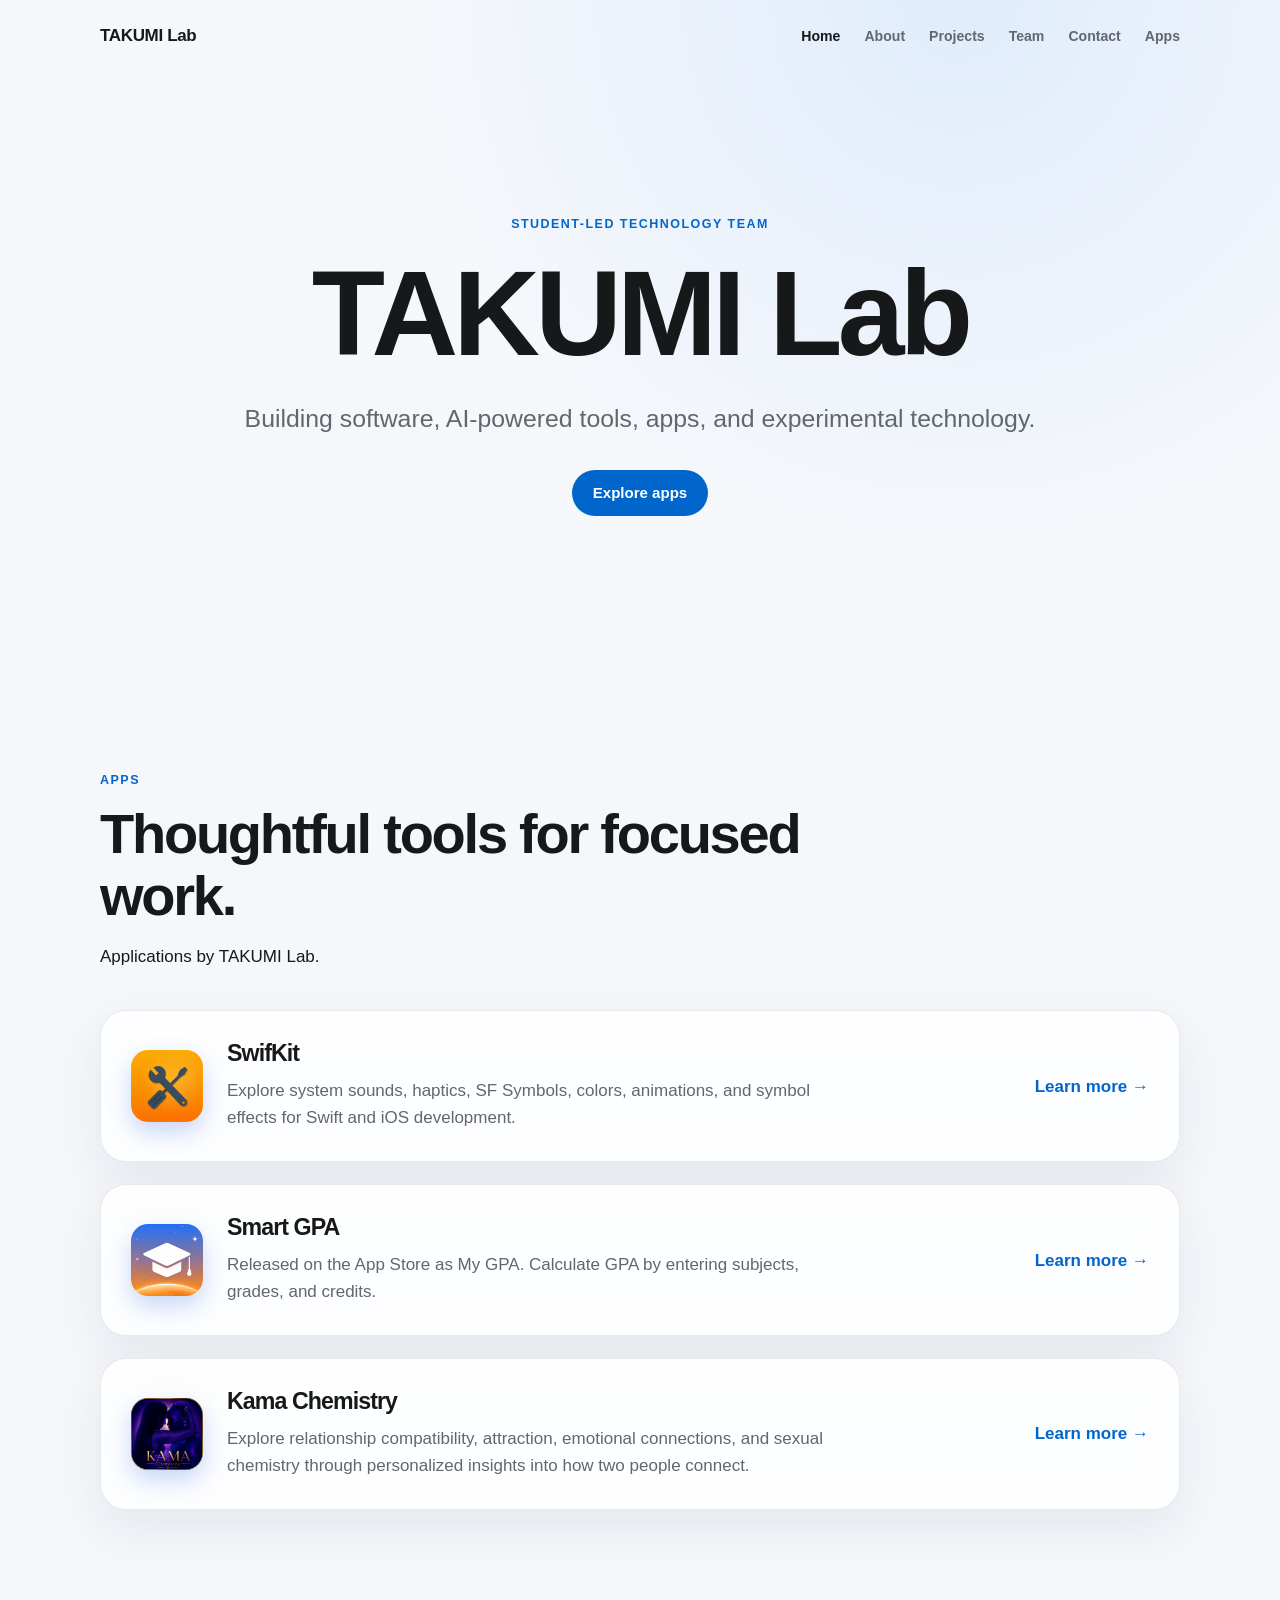
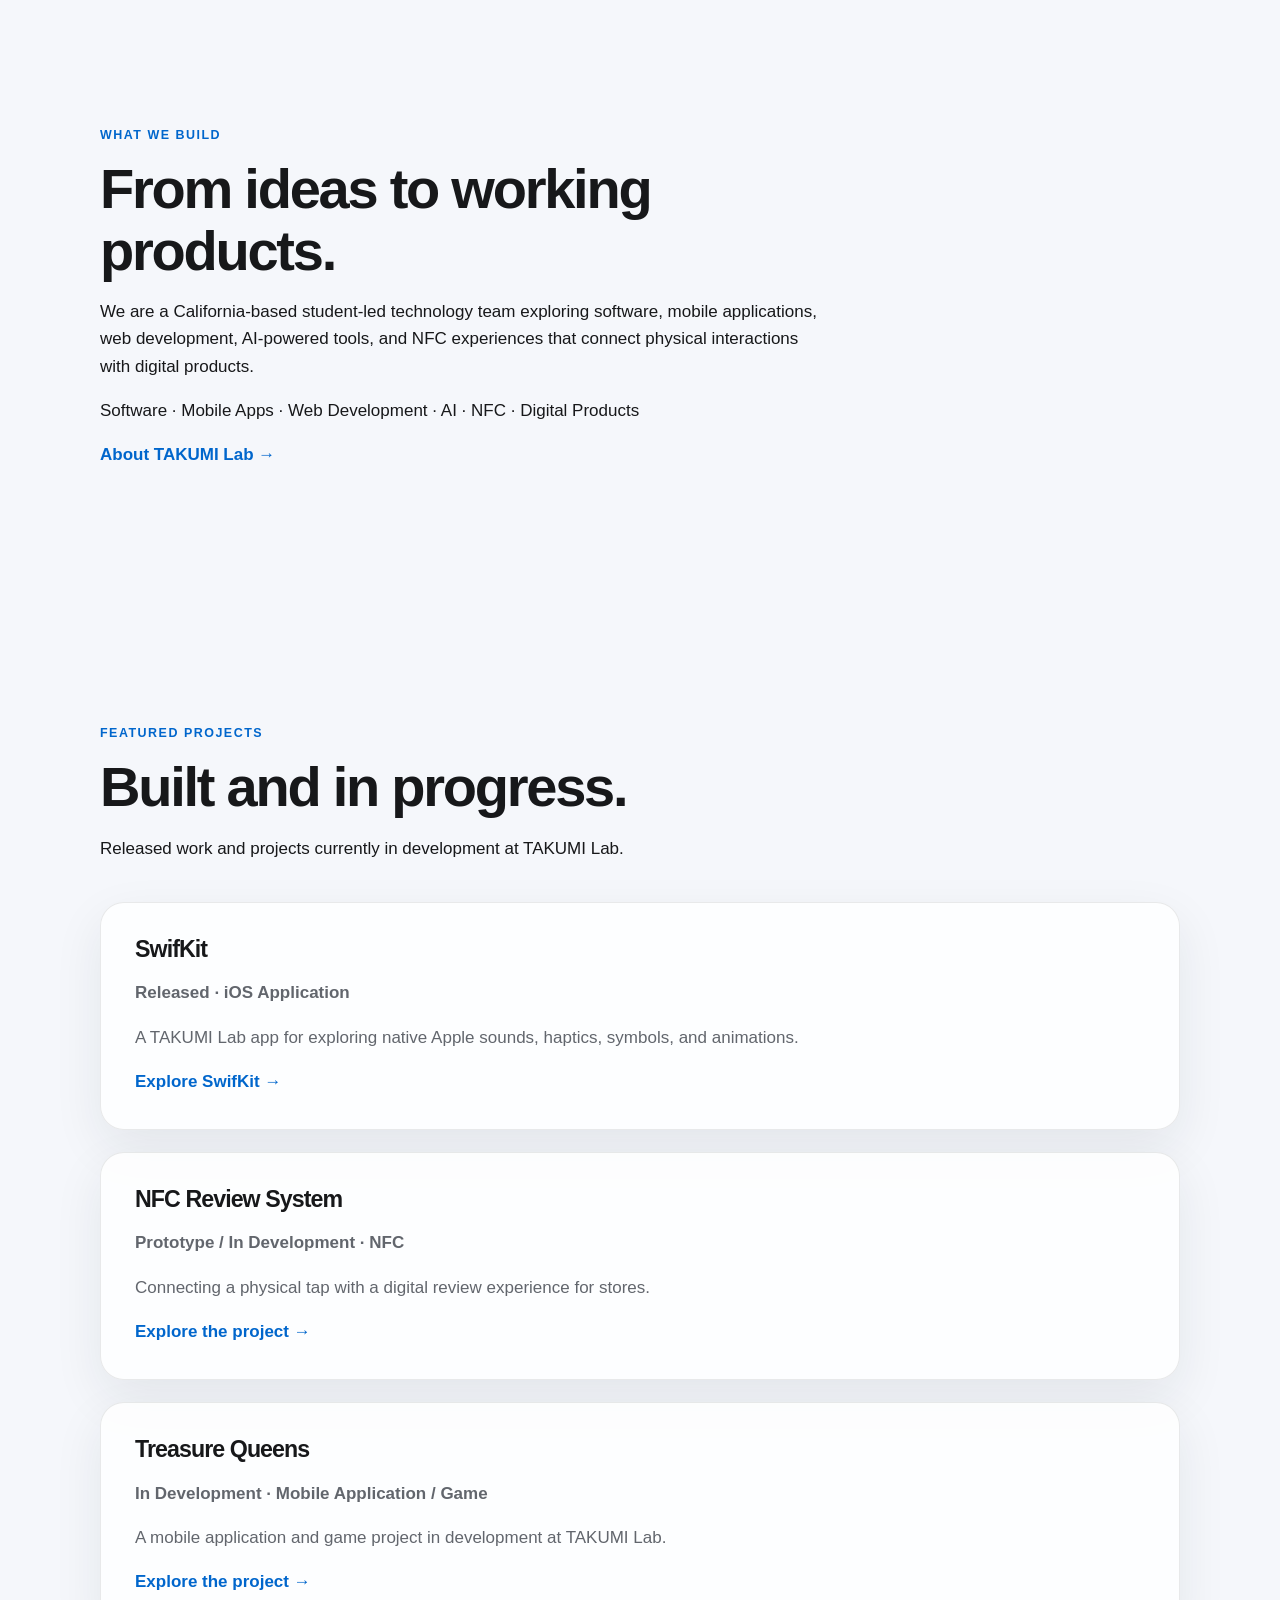
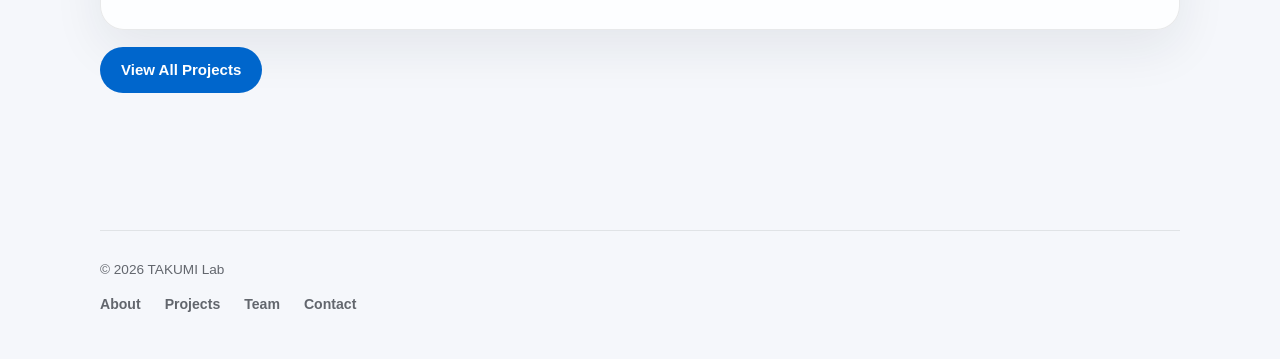
<file: index.html>
<!doctype html>
<html lang="en">
  <head>
    <meta charset="utf-8">
    <meta name="viewport" content="width=device-width, initial-scale=1">
    <meta name="description" content="TAKUMI Lab is a California-based student-led technology team building software, AI tools, mobile applications, web products, and experimental digital technology.">
    <title>TAKUMI Lab</title>
    <link rel="icon" href="data:,">
    <link rel="stylesheet" href="styles.css">
    <script src="components/navigation.js" defer></script>
  </head>
  <body>
    <header class="site-header">
      <a class="brand" href="index.html" aria-label="TAKUMI Lab home">TAKUMI Lab</a>
      <nav aria-label="Primary navigation" data-navigation="primary">
        <a href="index.html">Home</a>
      </nav>
    </header>

    <main>
      <section class="hero">
        <div class="hero-content">
          <p class="eyebrow">Student-led technology team</p>
          <h1>TAKUMI Lab</h1>
          <p class="hero-copy">Building software, AI-powered tools, apps, and experimental technology.</p>
          <a class="button" href="#apps">Explore apps</a>
        </div>
      </section>

      <section class="section" id="apps">
        <div class="section-heading">
          <p class="eyebrow">Apps</p>
          <h2>Thoughtful tools for focused work.</h2>
          <p>Applications by TAKUMI Lab.</p>
        </div>

        <!-- APP_REGISTRY:home-apps:START -->
        <article class="app-card">
          <img class="app-icon" src="swifkit-icon.png" alt="SwifKit app icon" width="72" height="72">
          <div class="app-details">
            <h3>SwifKit</h3>
            <p>Explore system sounds, haptics, SF Symbols, colors, animations, and symbol effects for Swift and iOS development.</p>
          </div>
          <a class="text-link" href="swifkit/index.html">Learn more <span aria-hidden="true">→</span></a>
        </article>

        <article class="app-card">
          <img class="app-icon" src="smart-gpa-icon.jpg" alt="Smart GPA app icon" width="72" height="72">
          <div class="app-details">
            <h3>Smart GPA</h3>
            <p>Released on the App Store as My GPA. Calculate GPA by entering subjects, grades, and credits.</p>
          </div>
          <a class="text-link" href="smart-gpa/index.html">Learn more <span aria-hidden="true">→</span></a>
        </article>

        <article class="app-card">
          <img class="app-icon" src="kama-chemistry-icon.png" alt="Kama Chemistry app icon" width="72" height="72">
          <div class="app-details">
            <h3>Kama Chemistry</h3>
            <p>Explore relationship compatibility, attraction, emotional connections, and sexual chemistry through personalized insights into how two people connect.</p>
          </div>
          <a class="text-link" href="kama-chemistry/index.html">Learn more <span aria-hidden="true">→</span></a>
        </article>
        <!-- APP_REGISTRY:home-apps:END -->
      </section>
      <section class="section" aria-labelledby="build-title">
        <div class="section-heading">
          <p class="eyebrow">What We Build</p>
          <h2 id="build-title">From ideas to working products.</h2>
          <p>We are a California-based student-led technology team exploring software, mobile applications, web development, AI-powered tools, and NFC experiences that connect physical interactions with digital products.</p>
          <p>Software · Mobile Apps · Web Development · AI · NFC · Digital Products</p>
          <a class="text-link" href="about.html">About TAKUMI Lab →</a>
        </div>
      </section>
      <section class="section" aria-labelledby="featured-title">
        <div class="section-heading">
          <p class="eyebrow">Featured Projects</p>
          <h2 id="featured-title">Built and in progress.</h2>
          <p>Released work and projects currently in development at TAKUMI Lab.</p>
        </div>
        <!-- APP_REGISTRY:home-featured:START -->
        <section class="content-card">
          <h3>SwifKit</h3>
          <p><strong>Released · iOS Application</strong></p>
          <p>A TAKUMI Lab app for exploring native Apple sounds, haptics, symbols, and animations.</p>
          <p><a class="text-link" href="swifkit/index.html">Explore SwifKit →</a></p>
        </section>
        <!-- APP_REGISTRY:home-featured:END -->
        <section class="content-card">
          <h3>NFC Review System</h3>
          <p><strong>Prototype / In Development · NFC</strong></p>
          <p>Connecting a physical tap with a digital review experience for stores.</p>
          <p><a class="text-link" href="projects.html#nfc-review-system">Explore the project →</a></p>
        </section>
        <section class="content-card">
          <h3>Treasure Queens</h3>
          <p><strong>In Development · Mobile Application / Game</strong></p>
          <p>A mobile application and game project in development at TAKUMI Lab.</p>
          <p><a class="text-link" href="projects.html#treasure-queens">Explore the project →</a></p>
        </section>
        <p><a class="button" href="projects.html">View All Projects</a></p>
      </section>
    </main>

    <footer>
      <p>© 2026 TAKUMI Lab</p>
      <nav aria-label="Footer navigation" data-navigation="footer">
        <a href="index.html">Home</a>
      </nav>
      <!-- TODO: Add verified TAKUMI Lab GitHub, LinkedIn, and Instagram profile URLs. -->
    </footer>
  </body>
</html>
</file>
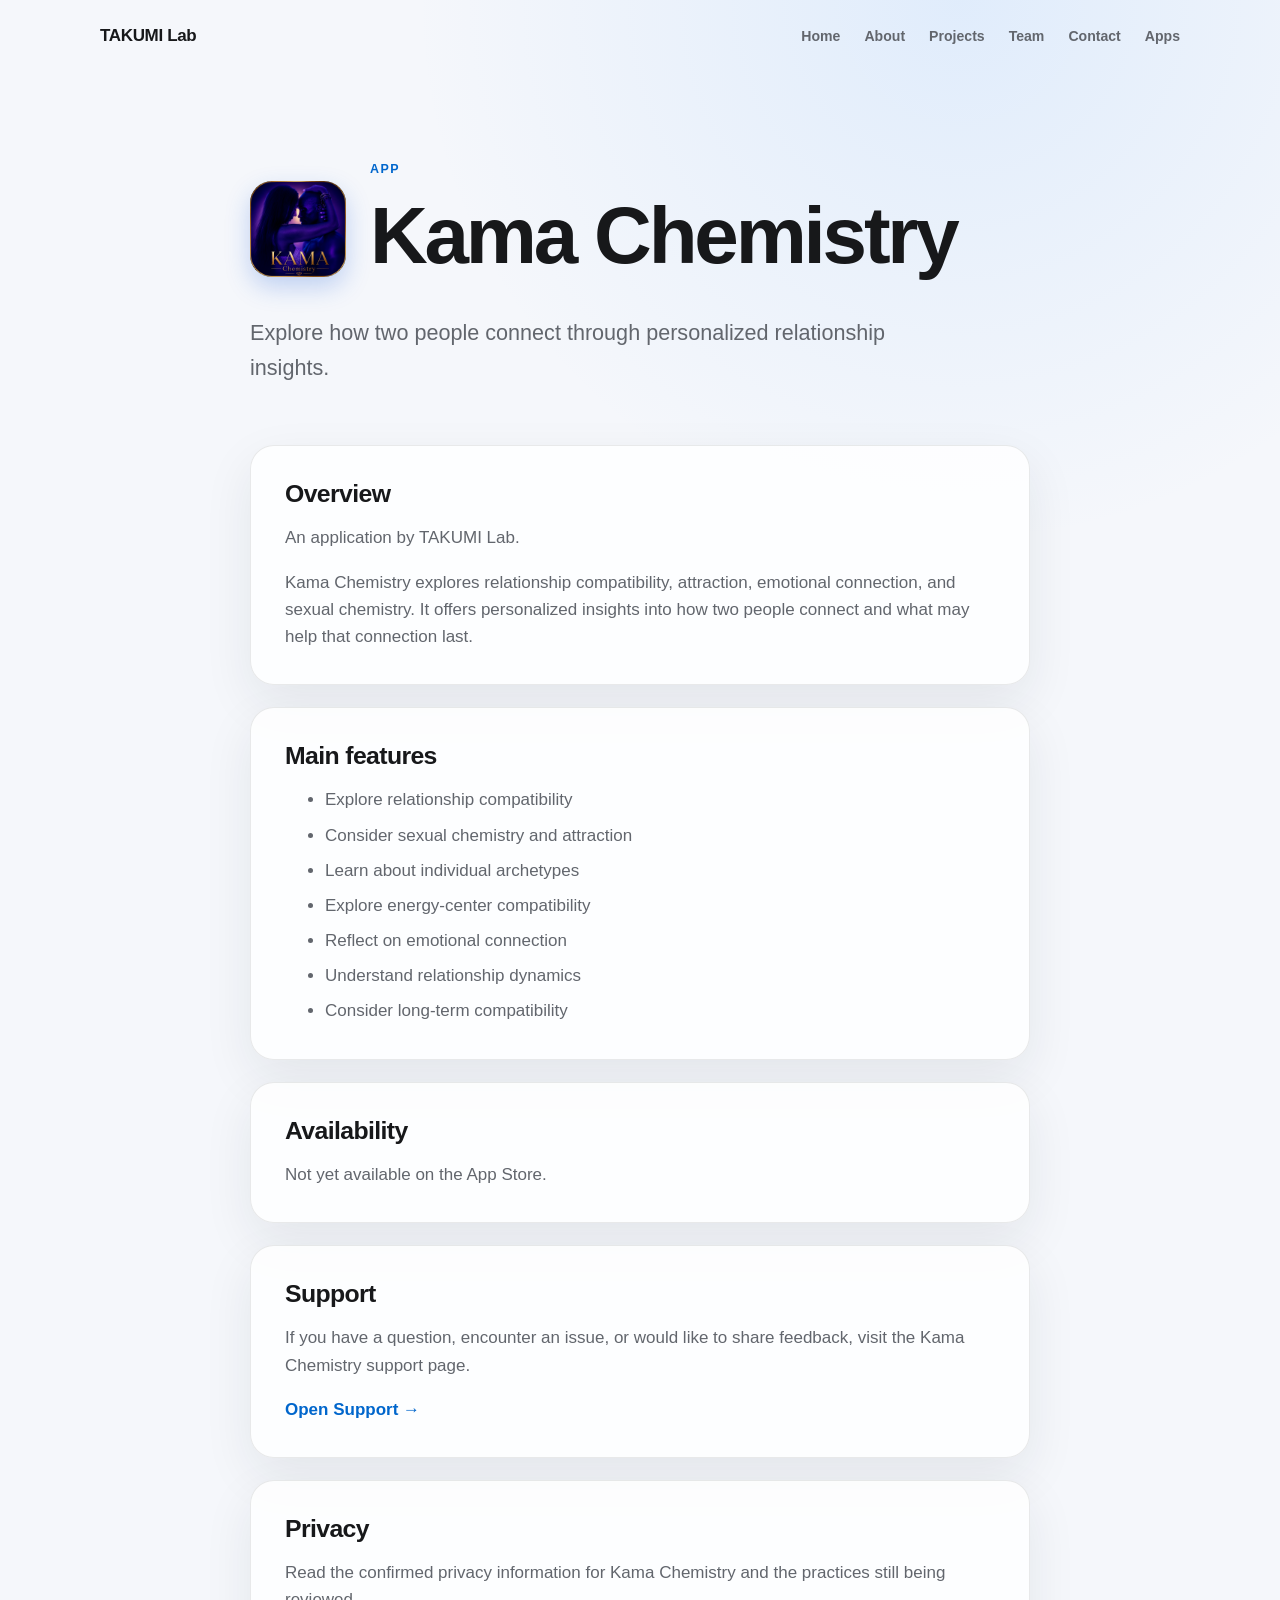
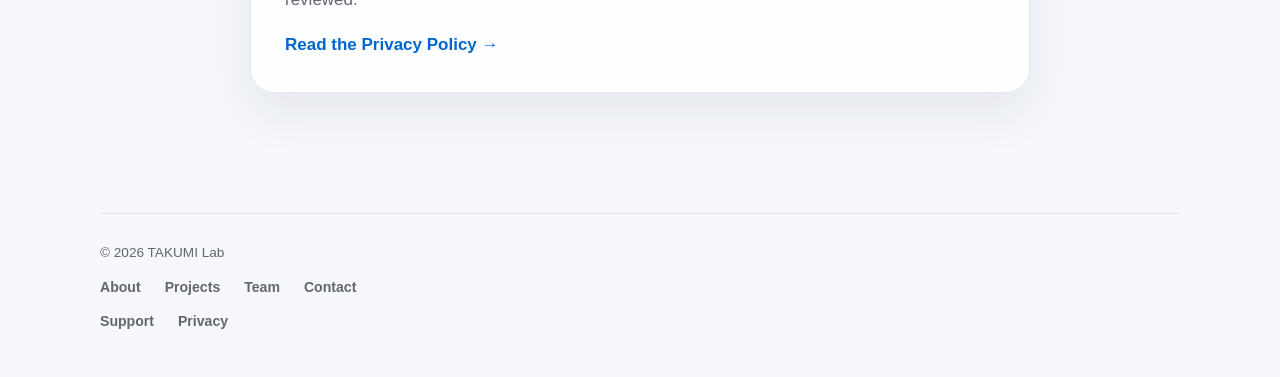
<file: kama-chemistry/index.html>
<!doctype html>
<html lang="en">
  <head>
    <meta charset="utf-8">
    <meta name="viewport" content="width=device-width, initial-scale=1">
    <!-- APP_REGISTRY:meta:START -->
    <meta name="description" content="Kama Chemistry by TAKUMI Lab explores relationship compatibility, attraction, emotional connection, and long-term relationship dynamics.">
    <title>Kama Chemistry — TAKUMI Lab</title>
    <!-- APP_REGISTRY:meta:END -->

<link rel="icon" href="data:,">
    <link rel="stylesheet" href="../styles.css">
    <script src="../components/navigation.js" defer></script>
  </head>
  <body>
    <header class="site-header">
      <a class="brand" href="../index.html">TAKUMI Lab</a>
      <nav aria-label="Primary navigation" data-navigation="primary">
        <a href="../index.html">Home</a>
      </nav>
    </header>

    <main class="page-main">
      <!-- APP_REGISTRY:hero:START -->
      <div class="app-hero">
        <img class="app-icon app-icon-large" src="../kama-chemistry-icon.png" alt="Kama Chemistry app icon" width="96" height="96">
        <div>
          <p class="eyebrow">App</p>
          <h1 class="page-title">Kama Chemistry</h1>
        </div>
      </div>
      <!-- APP_REGISTRY:hero:END -->

<p class="page-intro">
        Explore how two people connect through personalized relationship insights.
      </p>

      <!-- APP_REGISTRY:cta:START -->

      <!-- APP_REGISTRY:cta:END -->

      <section class="content-card">
        <h2>Overview</h2>
        <p>An application by TAKUMI Lab.</p>
        <p>
          Kama Chemistry explores relationship compatibility, attraction,
          emotional connection, and sexual chemistry. It offers personalized
          insights into how two people connect and what may help that connection last.
        </p>
      </section>

      <section class="content-card">
        <h2>Main features</h2>
        <ul>
          <li>Explore relationship compatibility</li>
          <li>Consider sexual chemistry and attraction</li>
          <li>Learn about individual archetypes</li>
          <li>Explore energy-center compatibility</li>
          <li>Reflect on emotional connection</li>
          <li>Understand relationship dynamics</li>
          <li>Consider long-term compatibility</li>
        </ul>
      </section>

      <!-- APP_REGISTRY:availability:START -->
      <section class="content-card">
        <h2>Availability</h2>
        <p>Not yet available on the App Store.</p>
      </section>
      <!-- APP_REGISTRY:availability:END -->

<section class="content-card">
        <h2>Support</h2>
        <p>If you have a question, encounter an issue, or would like to share feedback, visit the Kama Chemistry support page.</p>
        <!-- APP_REGISTRY:support-link:START -->
        <p><a class="text-link" href="support.html">Open Support <span aria-hidden="true">→</span></a></p>
        <!-- APP_REGISTRY:support-link:END -->
      </section>

      <section class="content-card">
        <h2>Privacy</h2>
        <p>Read the confirmed privacy information for Kama Chemistry and the practices still being reviewed.</p>
        <!-- APP_REGISTRY:privacy-link:START -->
        <p><a class="text-link" href="privacy.html">Read the Privacy Policy <span aria-hidden="true">→</span></a></p>
        <!-- APP_REGISTRY:privacy-link:END -->
      </section>
    </main>

    <footer>
      <p>© 2026 TAKUMI Lab</p>
      <nav aria-label="Footer navigation" data-navigation="footer">
        <a href="../index.html">Home</a>
      </nav>
      <!-- APP_REGISTRY:app-footer:START -->
      <nav aria-label="App navigation">
        <a href="support.html">Support</a>
        <a href="privacy.html">Privacy</a>
      </nav>
      <!-- APP_REGISTRY:app-footer:END -->
      <!-- TODO: Add verified TAKUMI Lab GitHub, LinkedIn, and Instagram profile URLs. -->
    </footer>
  </body>
</html>
</file>
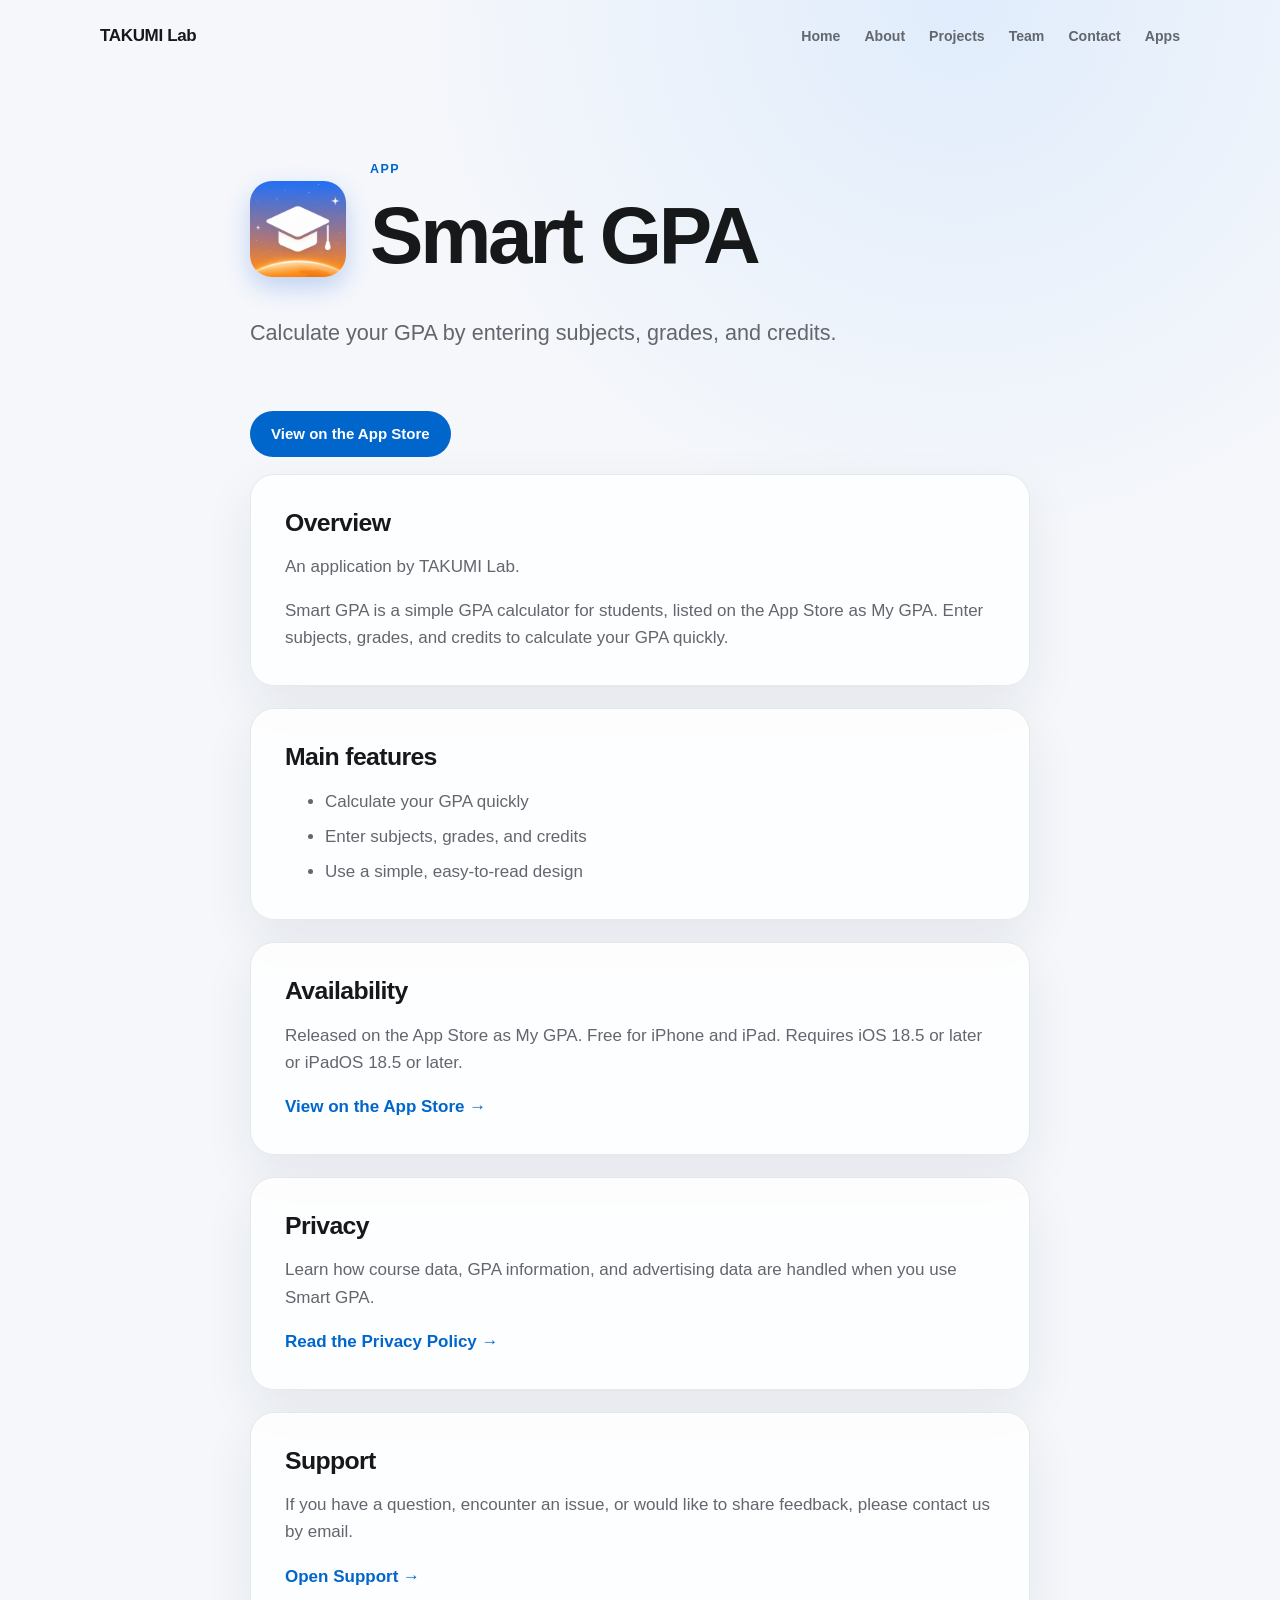
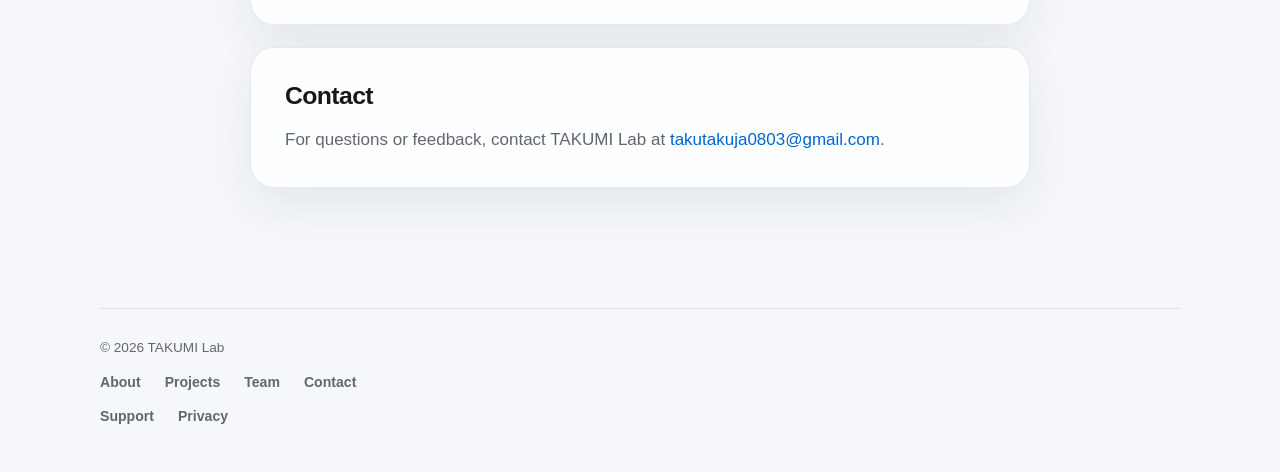
<file: smart-gpa/index.html>
<!doctype html>
<html lang="en">
  <head>
    <meta charset="utf-8">
    <meta name="viewport" content="width=device-width, initial-scale=1">
    <!-- APP_REGISTRY:meta:START -->
    <meta name="description" content="Smart GPA is a GPA calculator for students. Enter subjects, grades, and credits to calculate your GPA. Listed on the App Store as My GPA.">
    <title>Smart GPA — TAKUMI Lab</title>
    <!-- APP_REGISTRY:meta:END -->

<link rel="icon" href="data:,">
    <link rel="stylesheet" href="../styles.css">
    <script src="../components/navigation.js" defer></script>
  </head>
  <body>
    <header class="site-header">
      <a class="brand" href="../index.html">TAKUMI Lab</a>
      <nav aria-label="Primary navigation" data-navigation="primary">
        <a href="../index.html">Home</a>
      </nav>
    </header>

    <main class="page-main">
      <!-- APP_REGISTRY:hero:START -->
      <div class="app-hero">
        <img class="app-icon app-icon-large" src="../smart-gpa-icon.jpg" alt="Smart GPA app icon" width="96" height="96">
        <div>
          <p class="eyebrow">App</p>
          <h1 class="page-title">Smart GPA</h1>
        </div>
      </div>
      <!-- APP_REGISTRY:hero:END -->

<p class="page-intro">
        Calculate your GPA by entering subjects, grades, and credits.
      </p>

      <!-- APP_REGISTRY:cta:START -->
      <p><a class="button" href="https://apps.apple.com/jp/app/my-gpa/id6769564442" rel="noopener noreferrer" target="_blank">View on the App Store</a></p>
      <!-- APP_REGISTRY:cta:END -->

<section class="content-card">
        <h2>Overview</h2>
        <p>An application by TAKUMI Lab.</p>
        <p>
          Smart GPA is a simple GPA calculator for students, listed on the App
          Store as My GPA. Enter subjects, grades, and credits to calculate your
          GPA quickly.
        </p>
      </section>

      <section class="content-card">
        <h2>Main features</h2>
        <ul>
          <li>Calculate your GPA quickly</li>
          <li>Enter subjects, grades, and credits</li>
          <li>Use a simple, easy-to-read design</li>
        </ul>
      </section>

      <!-- APP_REGISTRY:availability:START -->
      <section class="content-card">
        <h2>Availability</h2>
        <p>Released on the App Store as My GPA. Free for iPhone and iPad. Requires iOS 18.5 or later or iPadOS 18.5 or later.</p>
        <p><a class="text-link" href="https://apps.apple.com/jp/app/my-gpa/id6769564442" target="_blank" rel="noopener noreferrer">View on the App Store <span aria-hidden="true">→</span></a></p>
      </section>
      <!-- APP_REGISTRY:availability:END -->

<section class="content-card">
        <h2>Privacy</h2>
        <p>
          Learn how course data, GPA information, and advertising data are
          handled when you use Smart GPA.
        </p>
        <!-- APP_REGISTRY:privacy-link:START -->
        <p><a class="text-link" href="privacy.html">Read the Privacy Policy <span aria-hidden="true">→</span></a></p>
        <!-- APP_REGISTRY:privacy-link:END -->
      </section>

      <section class="content-card">
        <h2>Support</h2>
        <p>
          If you have a question, encounter an issue, or would like to share
          feedback, please contact us by email.
        </p>
        <!-- APP_REGISTRY:support-link:START -->
        <p><a class="text-link" href="support.html">Open Support <span aria-hidden="true">→</span></a></p>
        <!-- APP_REGISTRY:support-link:END -->
      </section>

      <section class="content-card">
        <h2>Contact</h2>
        <p>
          For questions or feedback, contact TAKUMI Lab at
          <a href="mailto:takutakuja0803@gmail.com">takutakuja0803@gmail.com</a>.
        </p>
      </section>
    </main>

    <footer>
      <p>© 2026 TAKUMI Lab</p>
      <nav aria-label="Footer navigation" data-navigation="footer">
        <a href="../index.html">Home</a>
      </nav>
      <!-- APP_REGISTRY:app-footer:START -->
      <nav aria-label="App navigation">
        <a href="support.html">Support</a>
        <a href="privacy.html">Privacy</a>
      </nav>
      <!-- APP_REGISTRY:app-footer:END -->
      <!-- TODO: Add verified TAKUMI Lab GitHub, LinkedIn, and Instagram profile URLs. -->
    </footer>
  </body>
</html>
</file>
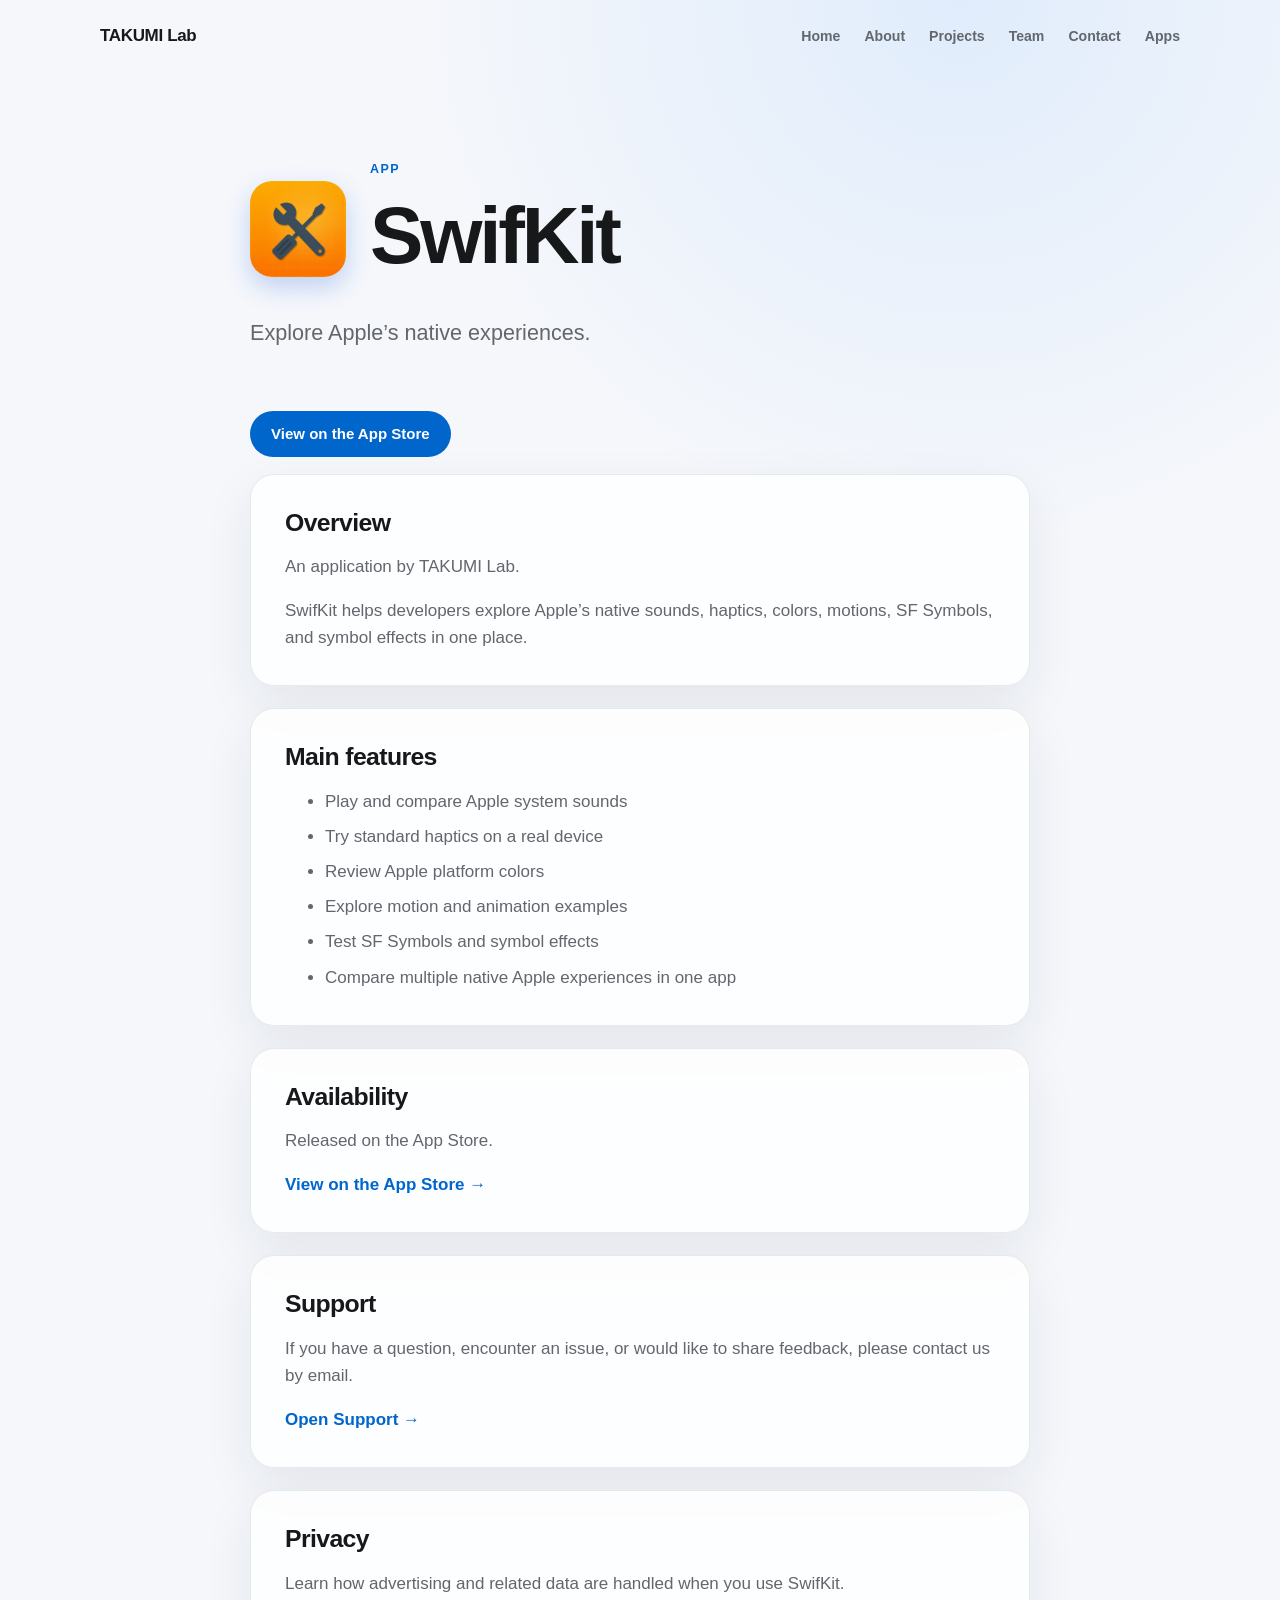
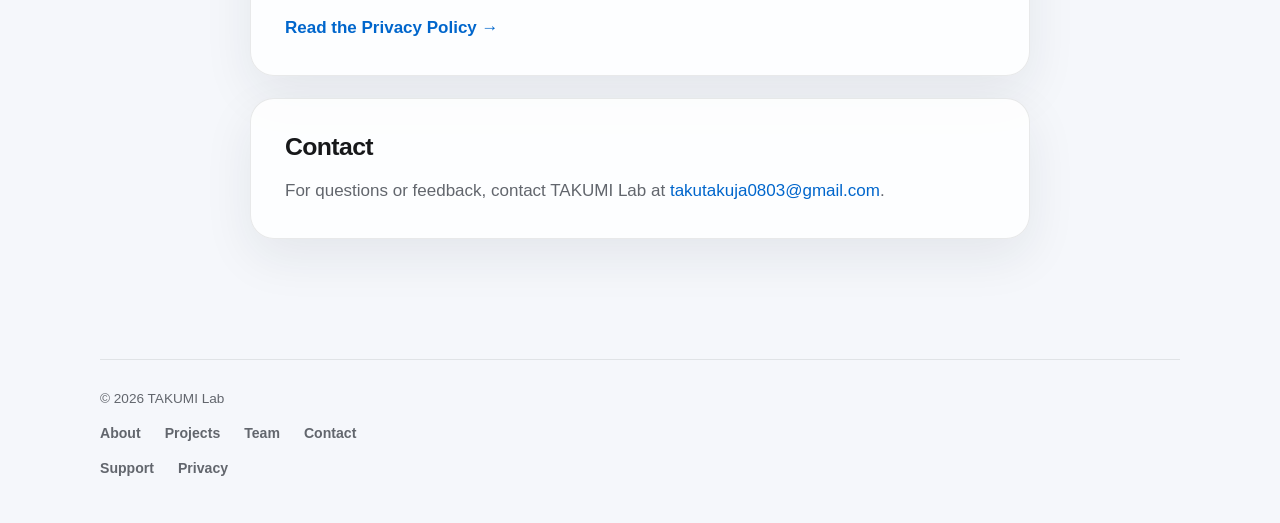
<file: swifkit/index.html>
<!doctype html>
<html lang="en">
  <head>
    <meta charset="utf-8">
    <meta name="viewport" content="width=device-width, initial-scale=1">
    <!-- APP_REGISTRY:meta:START -->
    <meta name="description" content="SwifKit helps developers explore Apple’s native sounds, haptics, colors, motions, SF Symbols, and symbol effects in one place.">
    <meta property="og:title" content="SwifKit — TAKUMI Lab">
    <meta property="og:description" content="Explore Apple’s native sounds, haptics, colors, motions, SF Symbols, and symbol effects.">
    <meta property="og:image" content="https://takutakuja0803-del.github.io/swifkit-icon.png">
    <meta property="og:url" content="https://takutakuja0803-del.github.io/swifkit/">
    <meta property="og:type" content="website">
    <title>SwifKit — TAKUMI Lab</title>
    <!-- APP_REGISTRY:meta:END -->

<link rel="icon" href="data:,">
    <link rel="stylesheet" href="../styles.css">
    <script src="../components/navigation.js" defer></script>
  </head>
  <body>
    <header class="site-header">
      <a class="brand" href="../index.html">TAKUMI Lab</a>
      <nav aria-label="Primary navigation" data-navigation="primary">
        <a href="../index.html">Home</a>
      </nav>
    </header>

    <main class="page-main">
      <!-- APP_REGISTRY:hero:START -->
      <div class="app-hero">
        <img class="app-icon app-icon-large" src="../swifkit-icon.png" alt="SwifKit app icon" width="96" height="96">
        <div>
          <p class="eyebrow">App</p>
          <h1 class="page-title">SwifKit</h1>
        </div>
      </div>
      <!-- APP_REGISTRY:hero:END -->

<p class="page-intro">
        Explore Apple’s native experiences.
      </p>

      <!-- APP_REGISTRY:cta:START -->
      <p><a class="button" href="https://apps.apple.com/jp/app/swifkit/id6775428430" rel="noopener noreferrer" target="_blank">View on the App Store</a></p>
      <!-- APP_REGISTRY:cta:END -->

<section class="content-card">
        <h2>Overview</h2>
        <p>An application by TAKUMI Lab.</p>
        <p>
          SwifKit helps developers explore Apple’s native sounds, haptics,
          colors, motions, SF Symbols, and symbol effects in one place.
        </p>
      </section>

      <section class="content-card">
        <h2>Main features</h2>
        <ul>
          <li>Play and compare Apple system sounds</li>
          <li>Try standard haptics on a real device</li>
          <li>Review Apple platform colors</li>
          <li>Explore motion and animation examples</li>
          <li>Test SF Symbols and symbol effects</li>
          <li>Compare multiple native Apple experiences in one app</li>
        </ul>
      </section>

      <!-- APP_REGISTRY:availability:START -->
      <section class="content-card">
        <h2>Availability</h2>
        <p>Released on the App Store.</p>
        <p><a class="text-link" href="https://apps.apple.com/jp/app/swifkit/id6775428430" target="_blank" rel="noopener noreferrer">View on the App Store <span aria-hidden="true">→</span></a></p>
      </section>
      <!-- APP_REGISTRY:availability:END -->

      <section class="content-card">
        <h2>Support</h2>
        <p>
          If you have a question, encounter an issue, or would like to share
          feedback, please contact us by email.
        </p>
        <!-- APP_REGISTRY:support-link:START -->
        <p><a class="text-link" href="support.html">Open Support <span aria-hidden="true">→</span></a></p>
        <!-- APP_REGISTRY:support-link:END -->
      </section>

      <section class="content-card">
        <h2>Privacy</h2>
        <p>
          Learn how advertising and related data are handled when you use
          SwifKit.
        </p>
        <!-- APP_REGISTRY:privacy-link:START -->
        <p><a class="text-link" href="privacy.html">Read the Privacy Policy <span aria-hidden="true">→</span></a></p>
        <!-- APP_REGISTRY:privacy-link:END -->
      </section>

      <section class="content-card">
        <h2>Contact</h2>
        <p>
          For questions or feedback, contact TAKUMI Lab at
          <a href="mailto:takutakuja0803@gmail.com">takutakuja0803@gmail.com</a>.
        </p>
      </section>
    </main>

    <footer>
      <p>© 2026 TAKUMI Lab</p>
      <nav aria-label="Footer navigation" data-navigation="footer">
        <a href="../index.html">Home</a>
      </nav>
      <!-- APP_REGISTRY:app-footer:START -->
      <nav aria-label="App navigation">
        <a href="support.html">Support</a>
        <a href="privacy.html">Privacy</a>
      </nav>
      <!-- APP_REGISTRY:app-footer:END -->
      <!-- TODO: Add verified TAKUMI Lab GitHub, LinkedIn, and Instagram profile URLs. -->
    </footer>
  </body>
</html>
</file>
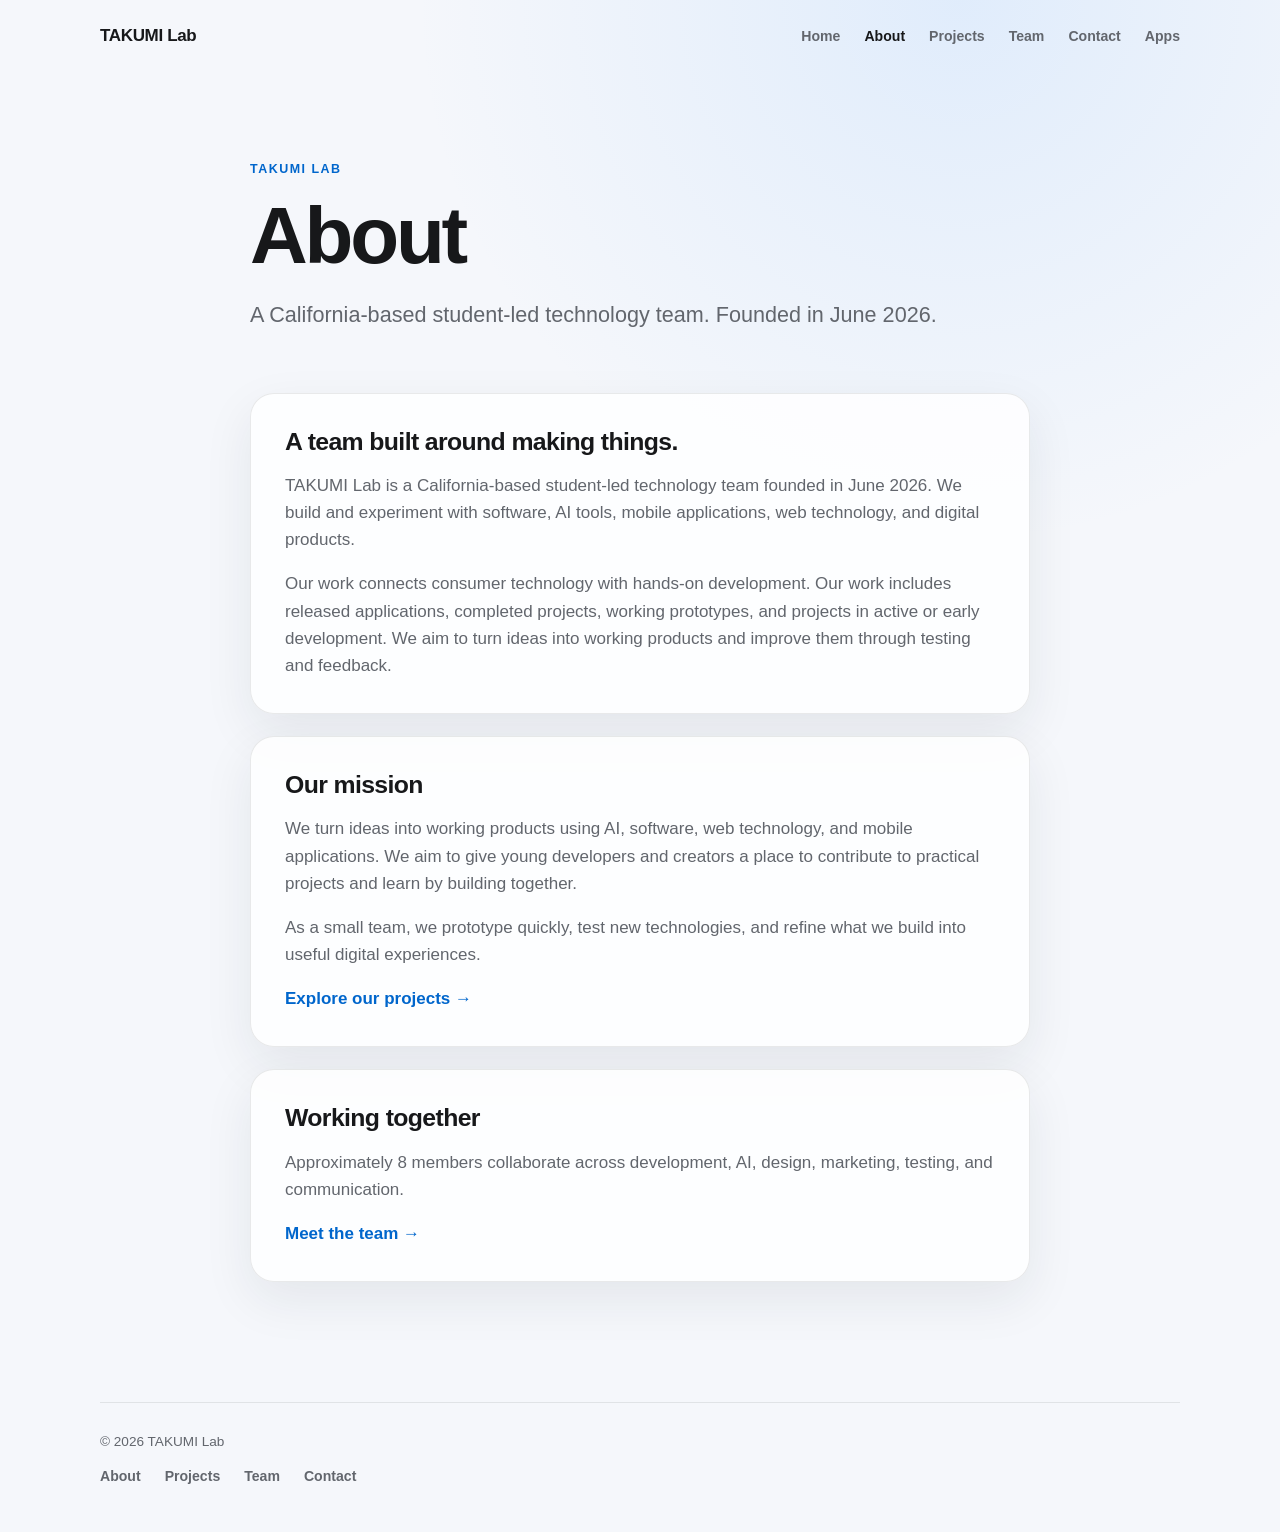
<file: about.html>
<!doctype html>
<html lang="en">
  <head>
    <meta charset="utf-8">
    <meta name="viewport" content="width=device-width, initial-scale=1">
    <meta name="description" content="TAKUMI Lab is a California-based student-led technology team building software, AI tools, mobile applications, web products, and experimental digital technology.">
    <title>About — TAKUMI Lab</title>
    <link rel="icon" href="data:,">
    <link rel="stylesheet" href="styles.css">
    <script src="components/navigation.js" defer></script>
  </head>
  <body>
    <header class="site-header">
      <a class="brand" href="index.html" aria-label="TAKUMI Lab home">TAKUMI Lab</a>
      <nav aria-label="Primary navigation" data-navigation="primary">
        <a href="index.html">Home</a>
      </nav>
    </header>
    <main class="page-main">
      <p class="eyebrow">TAKUMI Lab</p>
      <h1 class="page-title">About</h1>
      <p class="page-intro">A California-based student-led technology team. Founded in June 2026.</p>
      <section class="content-card">
        <h2>A team built around making things.</h2>
<p>TAKUMI Lab is a California-based student-led technology team founded in June 2026. We build and experiment with software, AI tools, mobile applications, web technology, and digital products.</p>
<p>Our work connects consumer technology with hands-on development. Our work includes released applications, completed projects, working prototypes, and projects in active or early development. We aim to turn ideas into working products and improve them through testing and feedback.</p>
      </section>
      <section class="content-card">
        <h2>Our mission</h2>
<p>We turn ideas into working products using AI, software, web technology, and mobile applications. We aim to give young developers and creators a place to contribute to practical projects and learn by building together.</p>
<p>As a small team, we prototype quickly, test new technologies, and refine what we build into useful digital experiences.</p>
<p><a class="text-link" href="projects.html">Explore our projects →</a></p>
      </section>
      <section class="content-card">
        <h2>Working together</h2>
<p>Approximately 8 members collaborate across development, AI, design, marketing, testing, and communication.</p>
<p><a class="text-link" href="team.html">Meet the team →</a></p>
      </section>

    </main>
    <footer>
      <p>© 2026 TAKUMI Lab</p>
      <nav aria-label="Footer navigation" data-navigation="footer">
        <a href="index.html">Home</a>
      </nav>
      <!-- TODO: Add verified TAKUMI Lab GitHub, LinkedIn, and Instagram profile URLs. -->
    </footer>
  </body>
</html>
</file>
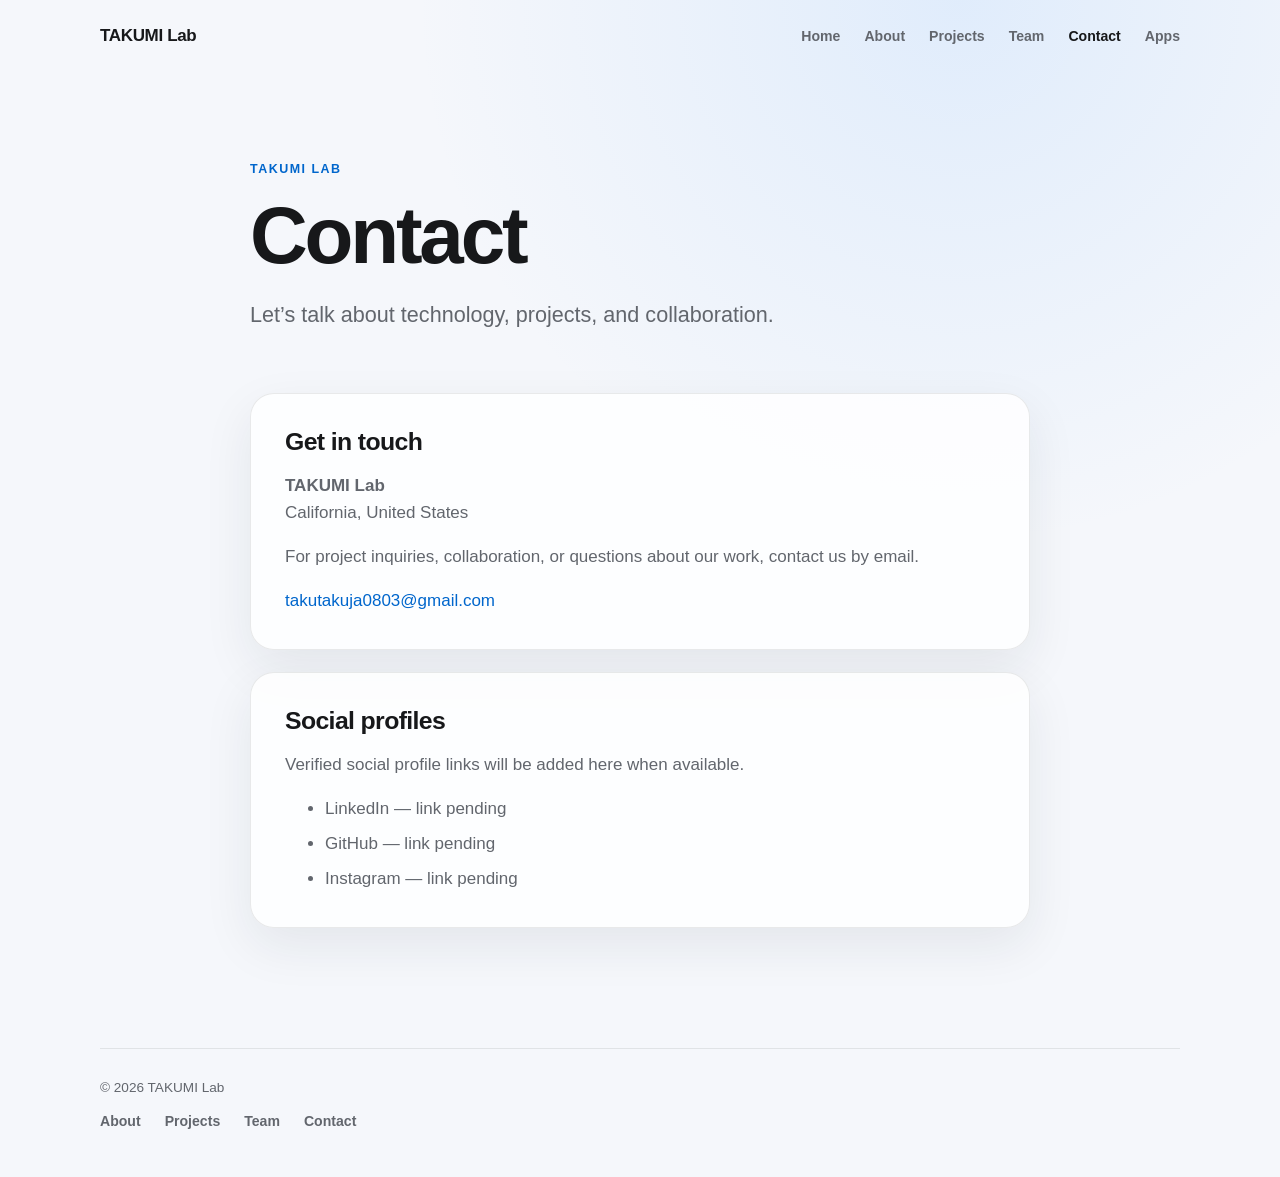
<file: contact.html>
<!doctype html>
<html lang="en">
  <head>
    <meta charset="utf-8">
    <meta name="viewport" content="width=device-width, initial-scale=1">
    <meta name="description" content="Contact TAKUMI Lab, a California-based student-led technology team, for project inquiries and collaboration.">
    <title>Contact — TAKUMI Lab</title>
    <link rel="icon" href="data:,">
    <link rel="stylesheet" href="styles.css">
    <script src="components/navigation.js" defer></script>
  </head>
  <body>
    <header class="site-header">
      <a class="brand" href="index.html" aria-label="TAKUMI Lab home">TAKUMI Lab</a>
      <nav aria-label="Primary navigation" data-navigation="primary">
        <a href="index.html">Home</a>
      </nav>
    </header>
    <main class="page-main">
      <p class="eyebrow">TAKUMI Lab</p>
      <h1 class="page-title">Contact</h1>
      <p class="page-intro">Let’s talk about technology, projects, and collaboration.</p>
      <section class="content-card">
        <h2>Get in touch</h2>
<p><strong>TAKUMI Lab</strong><br>California, United States</p>
<p>For project inquiries, collaboration, or questions about our work, contact us by email.</p>
<p><a href="mailto:takutakuja0803@gmail.com">takutakuja0803@gmail.com</a></p>
      </section>
      <section class="content-card">
        <h2>Social profiles</h2>
<p>Verified social profile links will be added here when available.</p>
<ul><li>LinkedIn — link pending</li><li>GitHub — link pending</li><li>Instagram — link pending</li></ul>
<!-- TODO: Replace pending labels with verified TAKUMI Lab LinkedIn, GitHub, and Instagram URLs. Do not infer profiles from the GitHub Pages hostname. -->
      </section>

    </main>
    <footer>
      <p>© 2026 TAKUMI Lab</p>
      <nav aria-label="Footer navigation" data-navigation="footer">
        <a href="index.html">Home</a>
      </nav>
      <!-- TODO: Add verified TAKUMI Lab GitHub, LinkedIn, and Instagram profile URLs. -->
    </footer>
  </body>
</html>
</file>
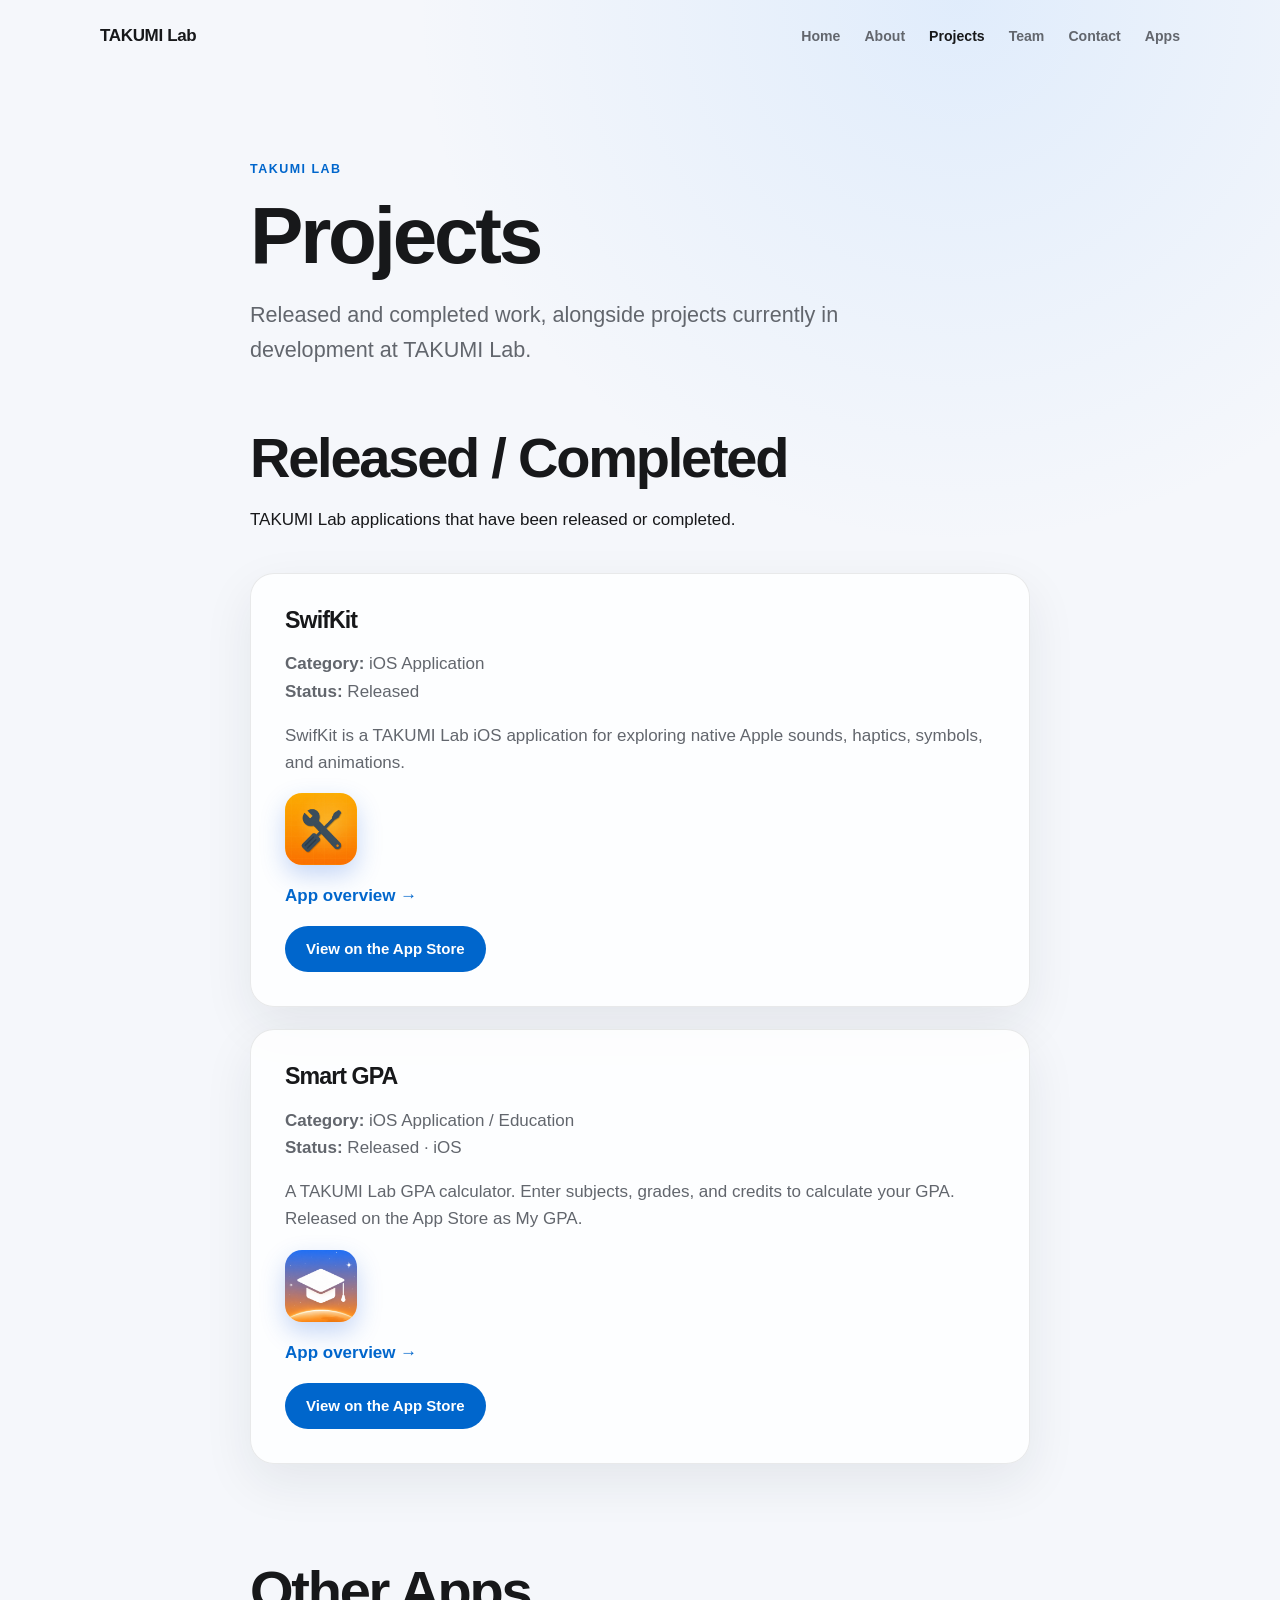
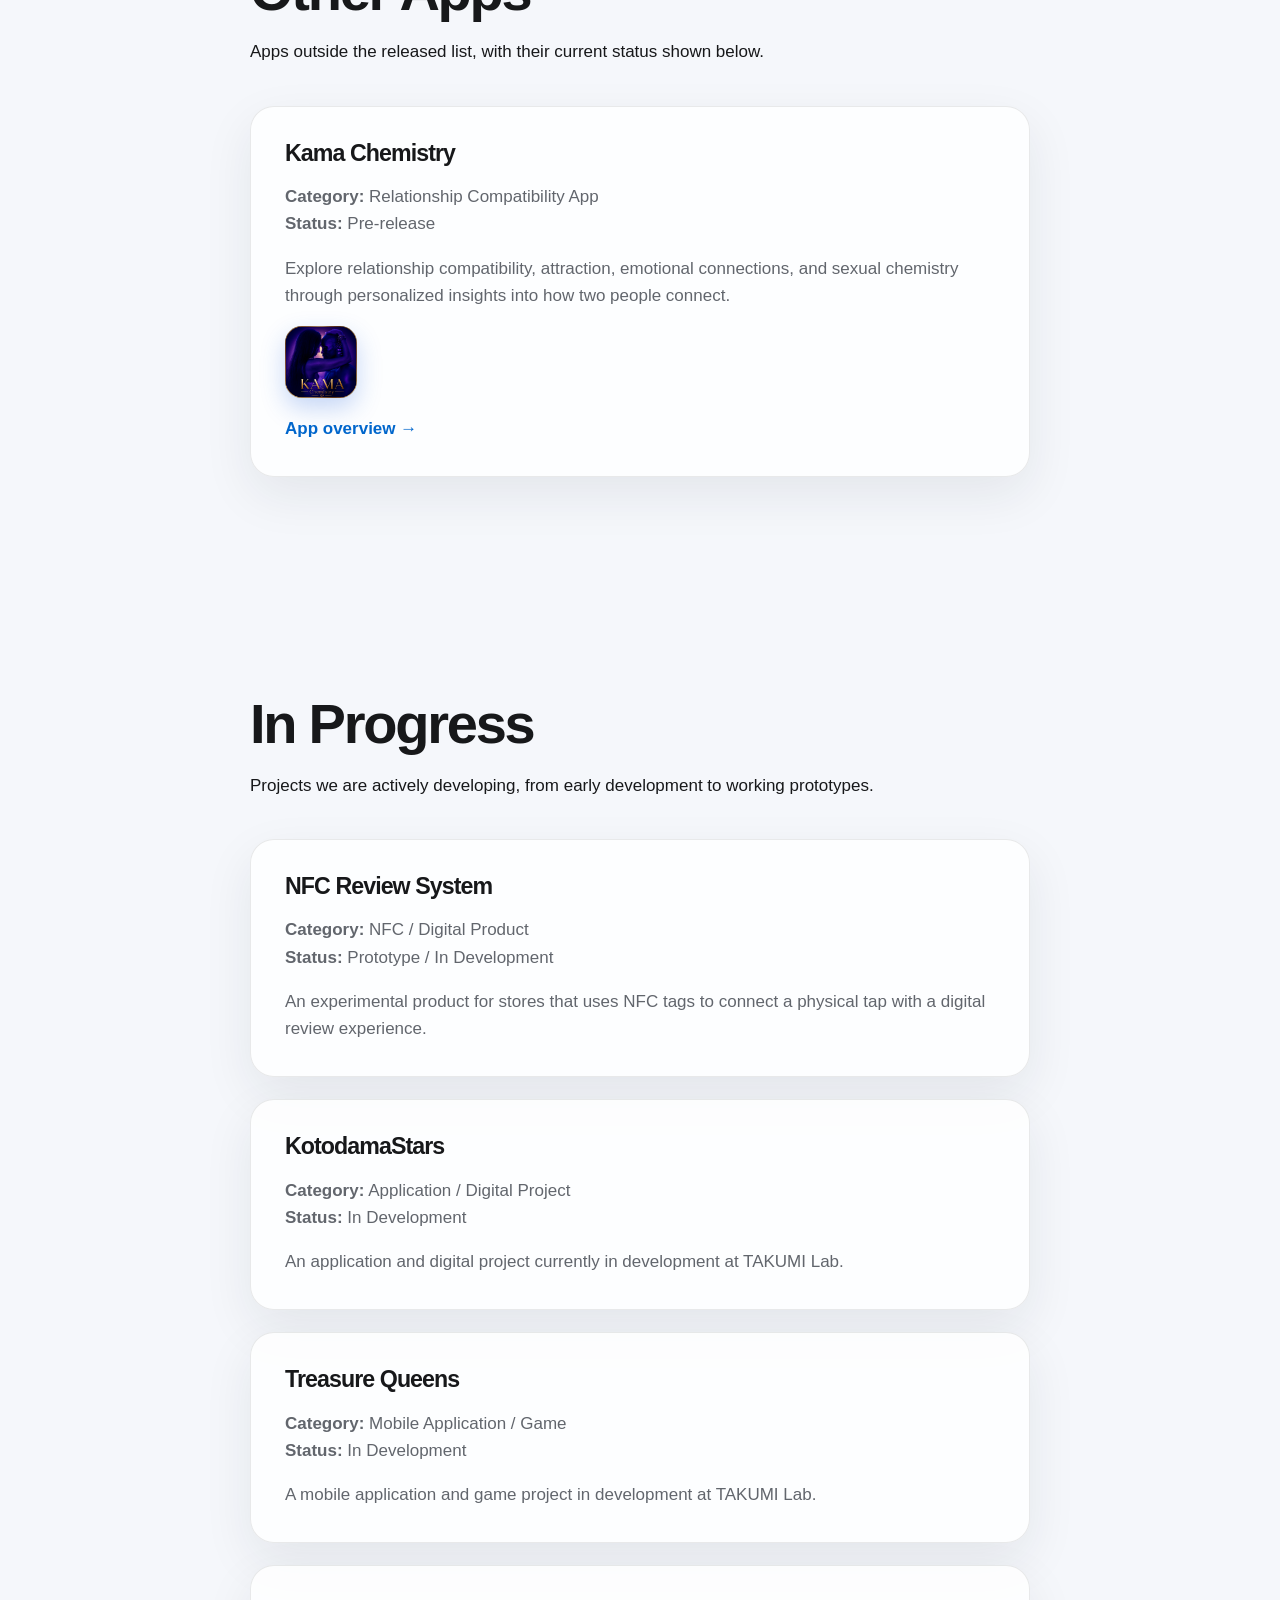
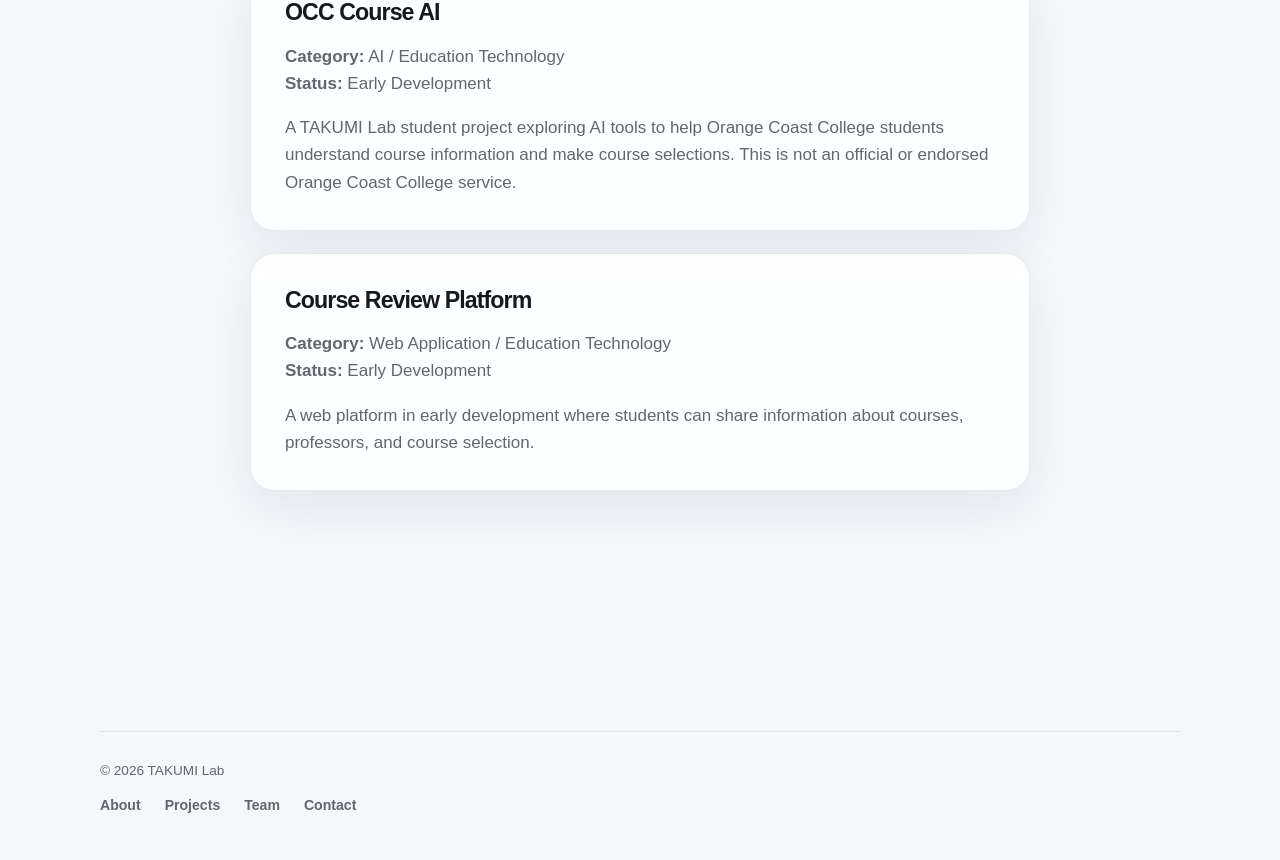
<file: projects.html>
<!doctype html>
<html lang="en">
  <head>
    <meta charset="utf-8">
    <meta name="viewport" content="width=device-width, initial-scale=1">
    <meta name="description" content="Explore TAKUMI Lab’s released and completed applications, working prototypes, and projects currently in development.">
    <title>Projects — TAKUMI Lab</title>
    <link rel="icon" href="data:,">
    <link rel="stylesheet" href="styles.css">
    <script src="components/navigation.js" defer></script>
  </head>
  <body>
    <header class="site-header">
      <a class="brand" href="index.html" aria-label="TAKUMI Lab home">TAKUMI Lab</a>
      <nav aria-label="Primary navigation" data-navigation="primary">
        <a href="index.html">Home</a>
      </nav>
    </header>
    <main class="page-main">
      <p class="eyebrow">TAKUMI Lab</p>
      <h1 class="page-title">Projects</h1>
      <p class="page-intro">Released and completed work, alongside projects currently in development at TAKUMI Lab.</p>
      <section aria-labelledby="released-projects">
        <div class="section-heading">
          <h2 id="released-projects">Released / Completed</h2>
          <p>TAKUMI Lab applications that have been released or completed.</p>
        </div>
        <!-- APP_REGISTRY:projects-released:START -->
        <section class="content-card" id="swifkit">
          <h3>SwifKit</h3>
          <p><strong>Category:</strong> iOS Application<br><strong>Status:</strong> Released</p>
          <p>SwifKit is a TAKUMI Lab iOS application for exploring native Apple sounds, haptics, symbols, and animations.</p>
          <img class="app-icon" src="swifkit-icon.png" alt="SwifKit app icon" width="72" height="72">
          <p><a class="text-link" href="swifkit/index.html">App overview →</a></p>
          <p><a class="button" href="https://apps.apple.com/jp/app/swifkit/id6775428430" target="_blank" rel="noopener noreferrer">View on the App Store</a></p>
        </section>

        <section class="content-card" id="smart-gpa">
          <h3>Smart GPA</h3>
          <p><strong>Category:</strong> iOS Application / Education<br><strong>Status:</strong> Released · iOS</p>
          <p>A TAKUMI Lab GPA calculator. Enter subjects, grades, and credits to calculate your GPA. Released on the App Store as My GPA.</p>
          <img class="app-icon" src="smart-gpa-icon.jpg" alt="Smart GPA app icon" width="72" height="72">
          <p><a class="text-link" href="smart-gpa/index.html">App overview →</a></p>
          <p><a class="button" href="https://apps.apple.com/jp/app/my-gpa/id6769564442" target="_blank" rel="noopener noreferrer">View on the App Store</a></p>
        </section>
        <!-- APP_REGISTRY:projects-released:END -->
      </section>
      <section class="section" aria-labelledby="other-apps">
        <div class="section-heading">
          <h2 id="other-apps">Other Apps</h2>
          <p>Apps outside the released list, with their current status shown below.</p>
        </div>
        <!-- APP_REGISTRY:projects-other:START -->
        <section class="content-card" id="kama-chemistry">
          <h3>Kama Chemistry</h3>
          <p><strong>Category:</strong> Relationship Compatibility App<br><strong>Status:</strong> Pre-release</p>
          <p>Explore relationship compatibility, attraction, emotional connections, and sexual chemistry through personalized insights into how two people connect.</p>
          <img class="app-icon" src="kama-chemistry-icon.png" alt="Kama Chemistry app icon" width="72" height="72">
          <p><a class="text-link" href="kama-chemistry/index.html">App overview →</a></p>
        </section>
        <!-- APP_REGISTRY:projects-other:END -->
      </section>
      <section class="section" aria-labelledby="in-progress">
        <div class="section-heading">
          <h2 id="in-progress">In Progress</h2>
          <p>Projects we are actively developing, from early development to working prototypes.</p>
        </div>
        <section class="content-card" id="nfc-review-system">
          <h3>NFC Review System</h3>
          <p><strong>Category:</strong> NFC / Digital Product<br><strong>Status:</strong> Prototype / In Development</p>
          <p>An experimental product for stores that uses NFC tags to connect a physical tap with a digital review experience.</p>

        </section>
        <section class="content-card" id="kotodamastars">
          <h3>KotodamaStars</h3>
          <p><strong>Category:</strong> Application / Digital Project<br><strong>Status:</strong> In Development</p>
          <p>An application and digital project currently in development at TAKUMI Lab.</p>

        </section>
        <section class="content-card" id="treasure-queens">
          <h3>Treasure Queens</h3>
          <p><strong>Category:</strong> Mobile Application / Game<br><strong>Status:</strong> In Development</p>
          <p>A mobile application and game project in development at TAKUMI Lab.</p>

        </section>
        <section class="content-card" id="occ-course-ai">
          <h3>OCC Course AI</h3>
          <p><strong>Category:</strong> AI / Education Technology<br><strong>Status:</strong> Early Development</p>
          <p>A TAKUMI Lab student project exploring AI tools to help Orange Coast College students understand course information and make course selections. This is not an official or endorsed Orange Coast College service.</p>

        </section>
        <section class="content-card" id="course-review-platform">
          <h3>Course Review Platform</h3>
          <p><strong>Category:</strong> Web Application / Education Technology<br><strong>Status:</strong> Early Development</p>
          <p>A web platform in early development where students can share information about courses, professors, and course selection.</p>

        </section>
      </section>
    </main>
    <footer>
      <p>© 2026 TAKUMI Lab</p>
      <nav aria-label="Footer navigation" data-navigation="footer">
        <a href="index.html">Home</a>
      </nav>
      <!-- TODO: Add verified TAKUMI Lab GitHub, LinkedIn, and Instagram profile URLs. -->
    </footer>
  </body>
</html>
</file>
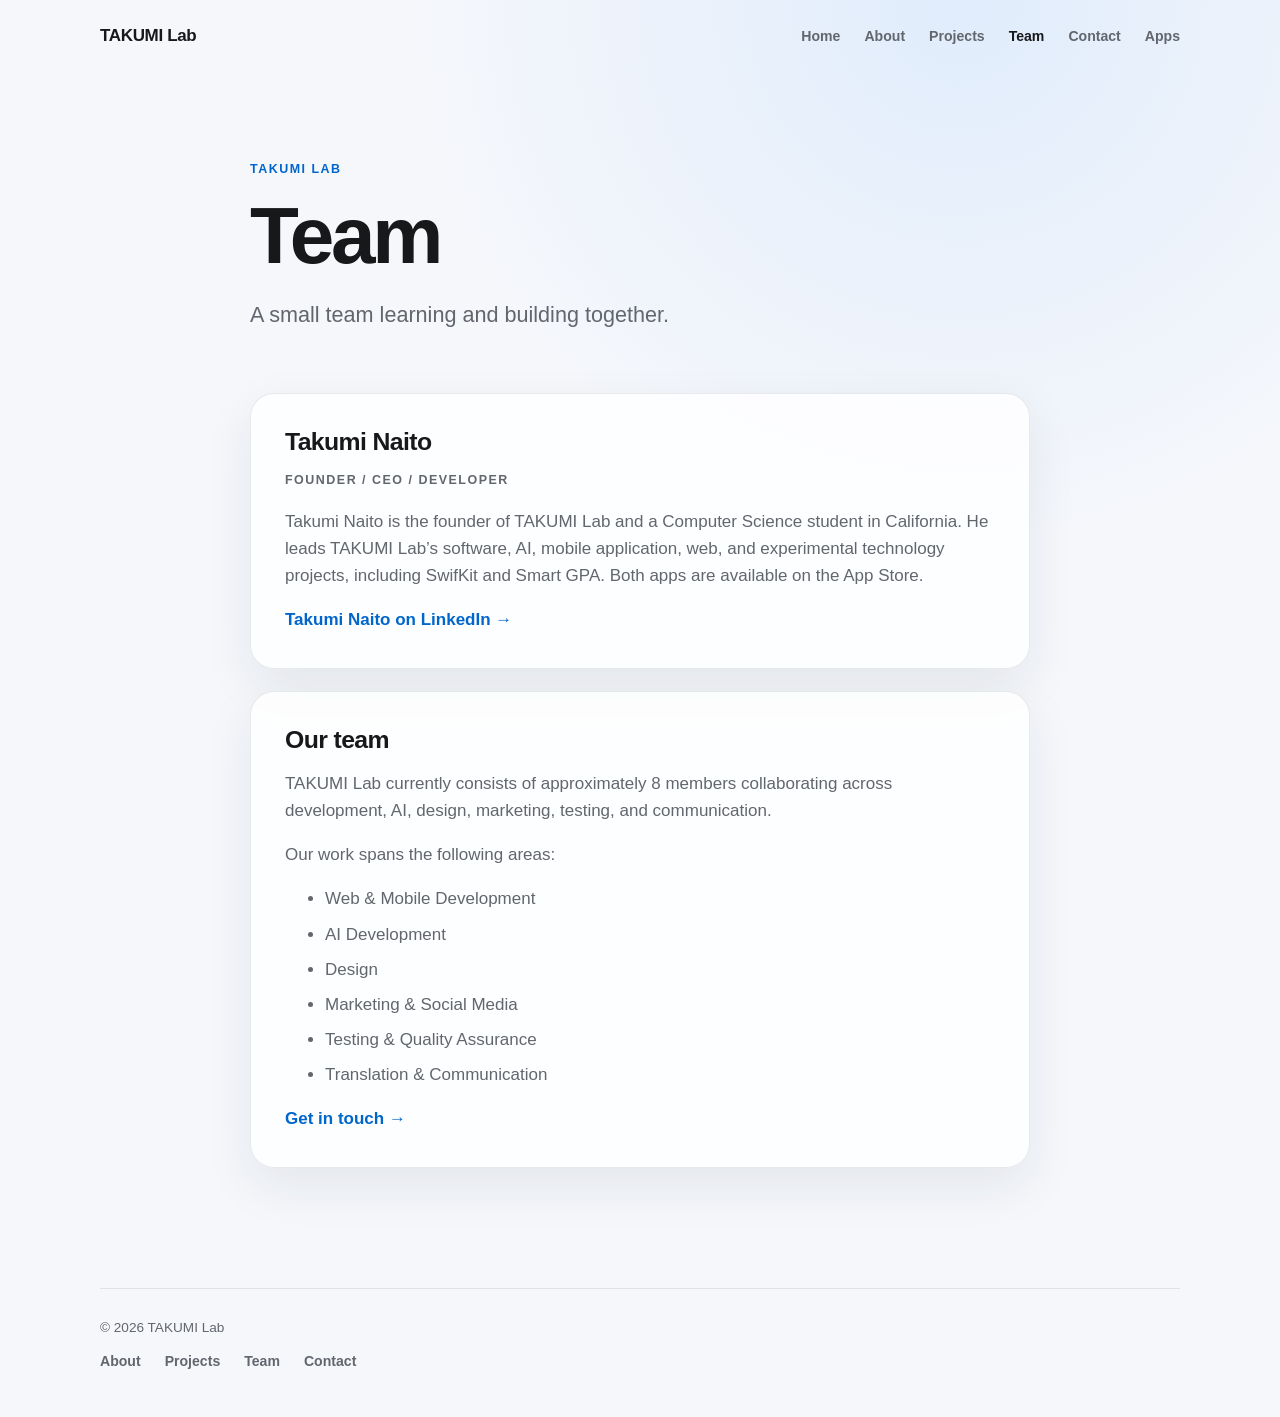
<file: team.html>
<!doctype html>
<html lang="en">
  <head>
    <meta charset="utf-8">
    <meta name="viewport" content="width=device-width, initial-scale=1">
    <meta name="description" content="Meet TAKUMI Lab founder Takumi Naito and a student-led team of approximately 8 members.">
    <title>Team — TAKUMI Lab</title>
    <link rel="icon" href="data:,">
    <link rel="stylesheet" href="styles.css">
    <script src="components/navigation.js" defer></script>
  </head>
  <body>
    <header class="site-header">
      <a class="brand" href="index.html" aria-label="TAKUMI Lab home">TAKUMI Lab</a>
      <nav aria-label="Primary navigation" data-navigation="primary">
        <a href="index.html">Home</a>
      </nav>
    </header>
    <main class="page-main">
      <p class="eyebrow">TAKUMI Lab</p>
      <h1 class="page-title">Team</h1>
      <p class="page-intro">A small team learning and building together.</p>
      <section class="content-card">
        <h2>Takumi Naito</h2>
<p class="eyebrow">Founder / CEO / Developer</p>
<p>Takumi Naito is the founder of TAKUMI Lab and a Computer Science student in California. He leads TAKUMI Lab’s software, AI, mobile application, web, and experimental technology projects, including SwifKit and Smart GPA. Both apps are available on the App Store.</p>
<p><a class="text-link" href="https://www.linkedin.com/in/takumi-naito-601436376" target="_blank" rel="noopener noreferrer">Takumi Naito on LinkedIn →</a></p>
      </section>
      <section class="content-card">
        <h2>Our team</h2>
<p>TAKUMI Lab currently consists of approximately 8 members collaborating across development, AI, design, marketing, testing, and communication.</p>
<p>Our work spans the following areas:</p>
<ul><li>Web &amp; Mobile Development</li><li>AI Development</li><li>Design</li><li>Marketing &amp; Social Media</li><li>Testing &amp; Quality Assurance</li><li>Translation &amp; Communication</li></ul>
<p><a class="text-link" href="contact.html">Get in touch →</a></p>
      </section>

    </main>
    <footer>
      <p>© 2026 TAKUMI Lab</p>
      <nav aria-label="Footer navigation" data-navigation="footer">
        <a href="index.html">Home</a>
      </nav>
      <!-- TODO: Add verified TAKUMI Lab GitHub, LinkedIn, and Instagram profile URLs. -->
    </footer>
  </body>
</html>
</file>
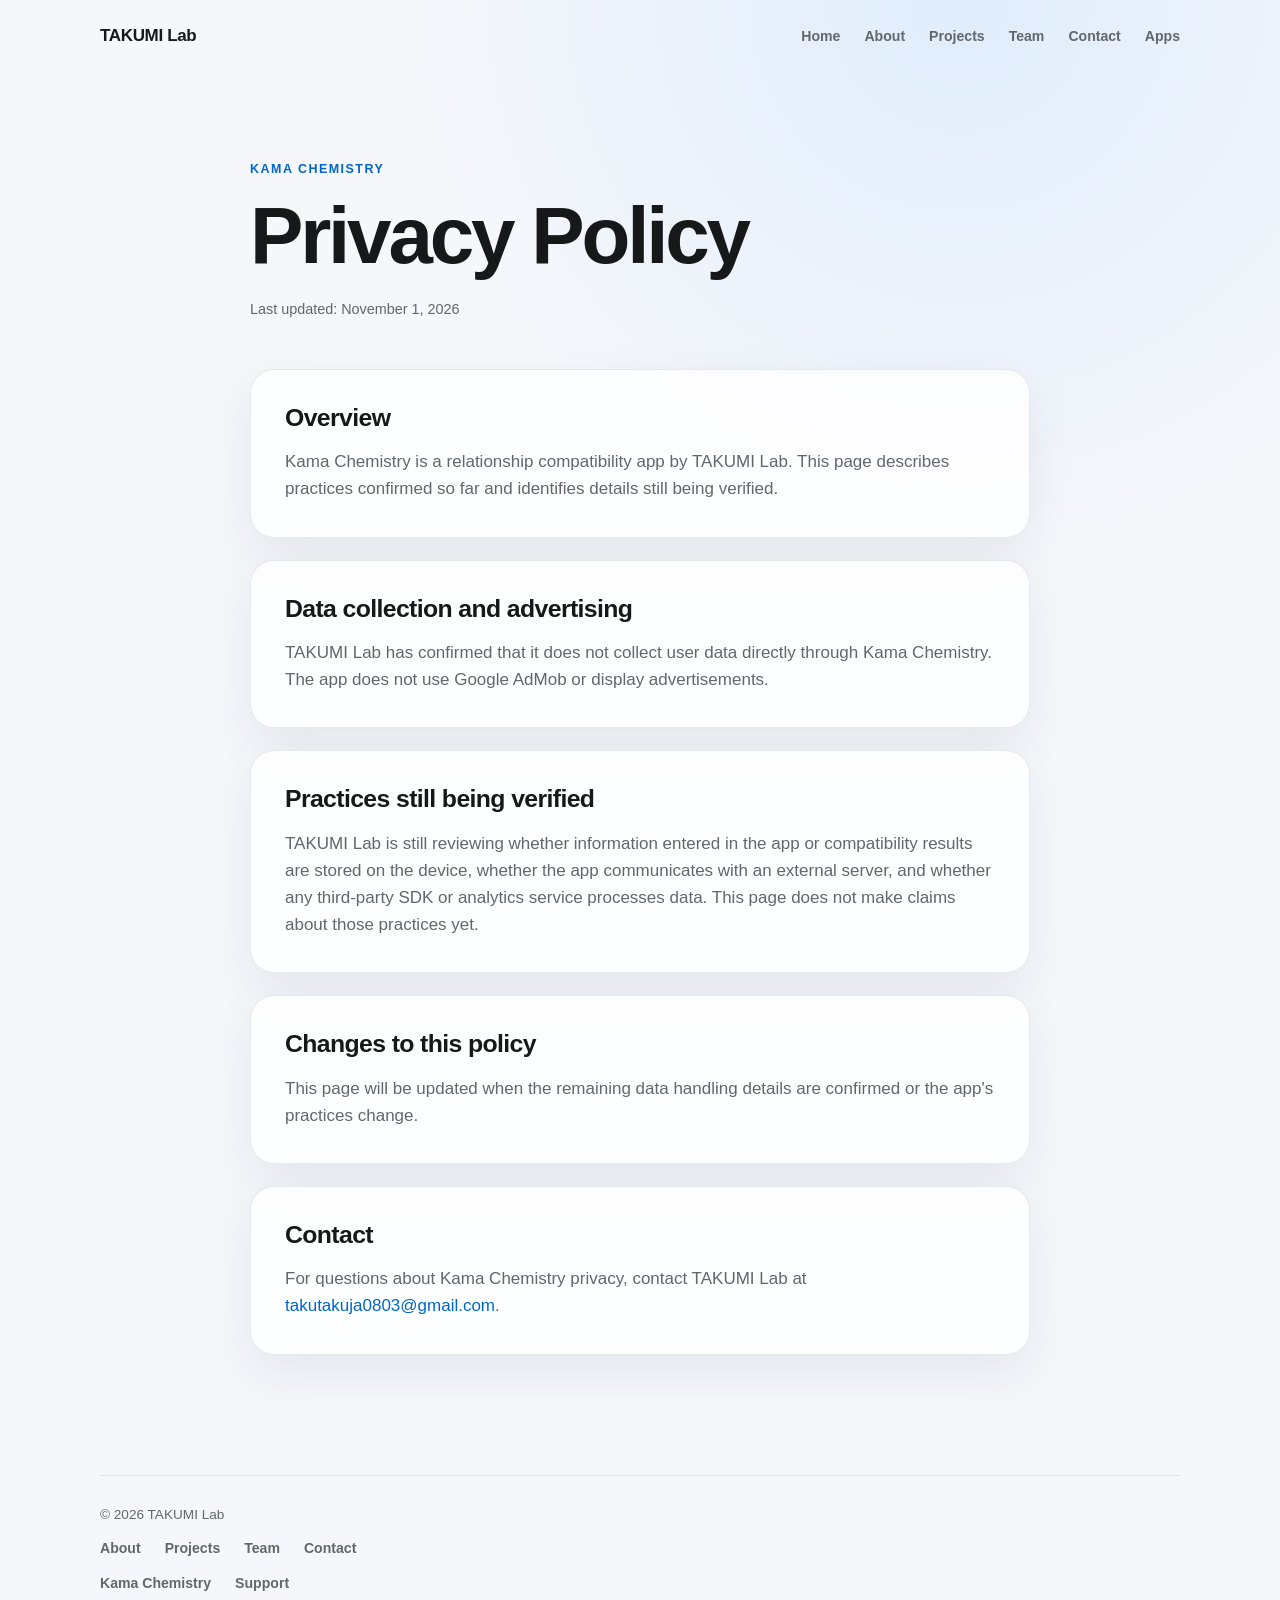
<file: kama-chemistry/privacy.html>
<!doctype html>
<html lang="en">
  <head>
    <meta charset="utf-8">
    <meta name="viewport" content="width=device-width, initial-scale=1">
    <meta name="description" content="Privacy information for Kama Chemistry by TAKUMI Lab, including confirmed data collection and advertising practices.">
    <title>Kama Chemistry Privacy Policy — TAKUMI Lab</title>
    <link rel="icon" href="data:,">
    <link rel="stylesheet" href="../styles.css">
    <script src="../components/navigation.js" defer></script>
  </head>
  <body>
    <header class="site-header">
      <a class="brand" href="../index.html">TAKUMI Lab</a>
      <nav aria-label="Primary navigation" data-navigation="primary">
        <a href="../index.html">Home</a>
      </nav>
    </header>

    <main class="page-main">
      <p class="eyebrow">Kama Chemistry</p>
      <h1 class="page-title">Privacy Policy</h1>
      <p class="meta">Last updated: November 1, 2026</p>

      <section class="content-card">
        <h2>Overview</h2>
        <p>Kama Chemistry is a relationship compatibility app by TAKUMI Lab. This page describes practices confirmed so far and identifies details still being verified.</p>
      </section>

      <section class="content-card">
        <h2>Data collection and advertising</h2>
        <p>TAKUMI Lab has confirmed that it does not collect user data directly through Kama Chemistry. The app does not use Google AdMob or display advertisements.</p>
      </section>

      <section class="content-card">
        <h2>Practices still being verified</h2>
        <p>TAKUMI Lab is still reviewing whether information entered in the app or compatibility results are stored on the device, whether the app communicates with an external server, and whether any third-party SDK or analytics service processes data. This page does not make claims about those practices yet.</p>
      </section>

      <section class="content-card">
        <h2>Changes to this policy</h2>
        <p>This page will be updated when the remaining data handling details are confirmed or the app's practices change.</p>
      </section>

      <section class="content-card">
        <h2>Contact</h2>
        <p>For questions about Kama Chemistry privacy, contact TAKUMI Lab at <a href="mailto:takutakuja0803@gmail.com">takutakuja0803@gmail.com</a>.</p>
      </section>
    </main>

    <footer>
      <p>© 2026 TAKUMI Lab</p>
      <nav aria-label="Footer navigation" data-navigation="footer">
        <a href="../index.html">Home</a>
      </nav>
      <nav aria-label="App navigation">
        <a href="index.html">Kama Chemistry</a>
        <a href="support.html">Support</a>
      </nav>
      <!-- TODO: Add verified TAKUMI Lab GitHub, LinkedIn, and Instagram profile URLs. -->
    </footer>
  </body>
</html>
</file>
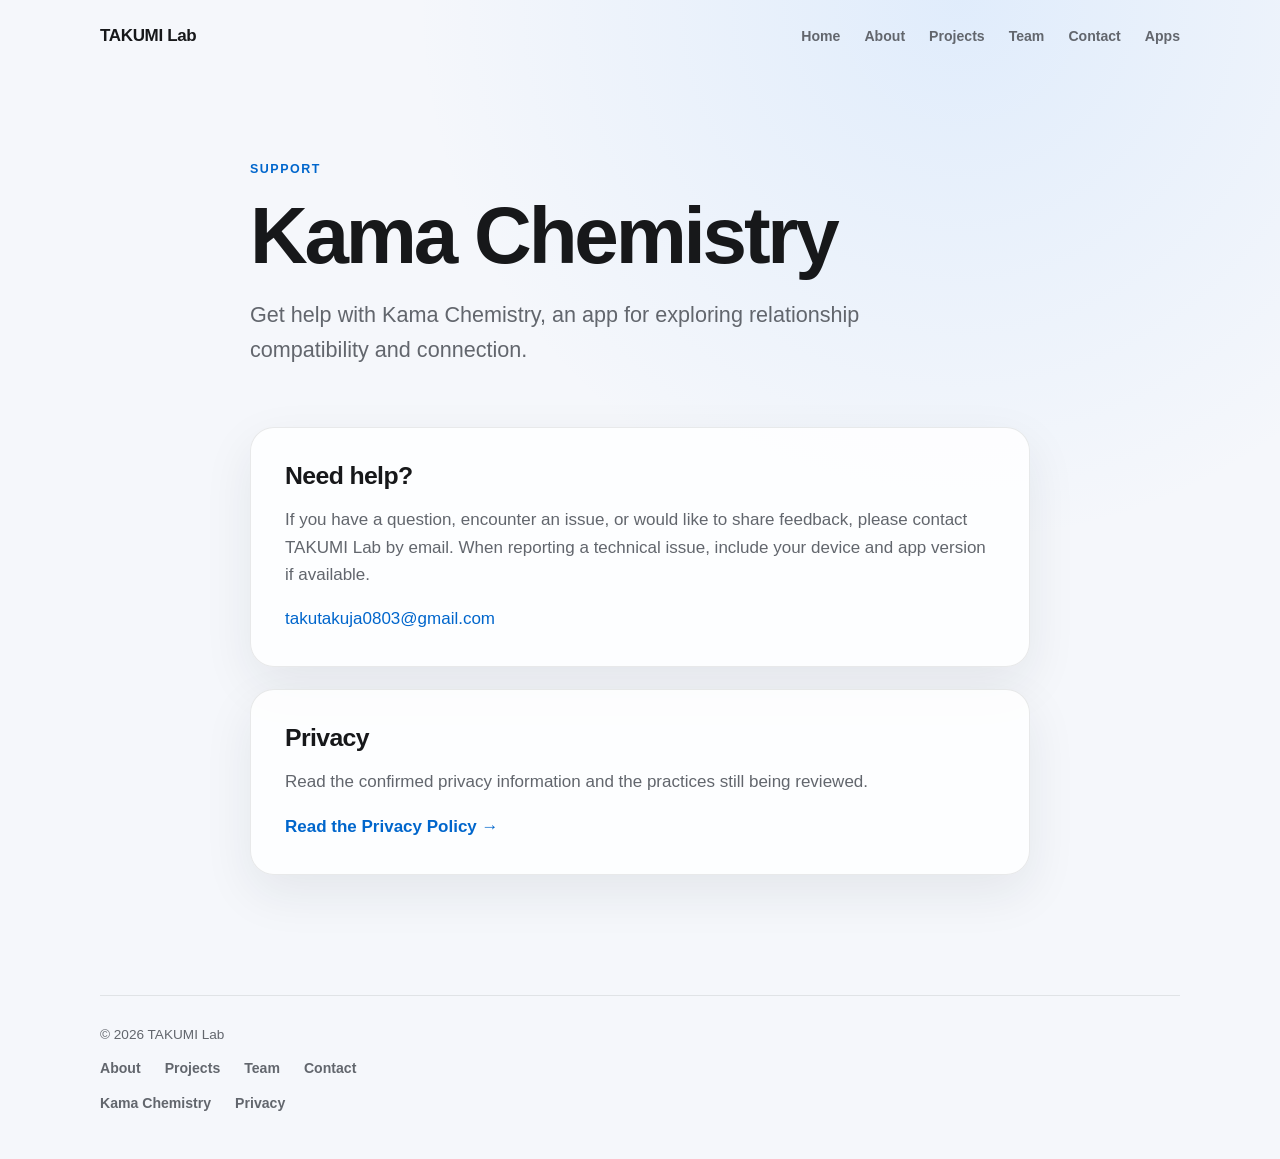
<file: kama-chemistry/support.html>
<!doctype html>
<html lang="en">
  <head>
    <meta charset="utf-8">
    <meta name="viewport" content="width=device-width, initial-scale=1">
    <meta name="description" content="Support and contact information for Kama Chemistry by TAKUMI Lab.">
    <title>Kama Chemistry Support — TAKUMI Lab</title>
    <link rel="icon" href="data:,">
    <link rel="stylesheet" href="../styles.css">
    <script src="../components/navigation.js" defer></script>
  </head>
  <body>
    <header class="site-header">
      <a class="brand" href="../index.html">TAKUMI Lab</a>
      <nav aria-label="Primary navigation" data-navigation="primary">
        <a href="../index.html">Home</a>
      </nav>
    </header>

    <main class="page-main">
      <p class="eyebrow">Support</p>
      <h1 class="page-title">Kama Chemistry</h1>
      <p class="page-intro">
        Get help with Kama Chemistry, an app for exploring relationship compatibility and connection.
      </p>

      <section class="content-card">
        <h2>Need help?</h2>
        <p>
          If you have a question, encounter an issue, or would like to share
          feedback, please contact TAKUMI Lab by email. When reporting a technical
          issue, include your device and app version if available.
        </p>
        <p><a href="mailto:takutakuja0803@gmail.com">takutakuja0803@gmail.com</a></p>
      </section>

      <section class="content-card">
        <h2>Privacy</h2>
        <p>Read the confirmed privacy information and the practices still being reviewed.</p>
        <p><a class="text-link" href="privacy.html">Read the Privacy Policy <span aria-hidden="true">→</span></a></p>
      </section>
    </main>

    <footer>
      <p>© 2026 TAKUMI Lab</p>
      <nav aria-label="Footer navigation" data-navigation="footer">
        <a href="../index.html">Home</a>
      </nav>
      <nav aria-label="App navigation">
        <a href="index.html">Kama Chemistry</a>
        <a href="privacy.html">Privacy</a>
      </nav>
      <!-- TODO: Add verified TAKUMI Lab GitHub, LinkedIn, and Instagram profile URLs. -->
    </footer>
  </body>
</html>
</file>
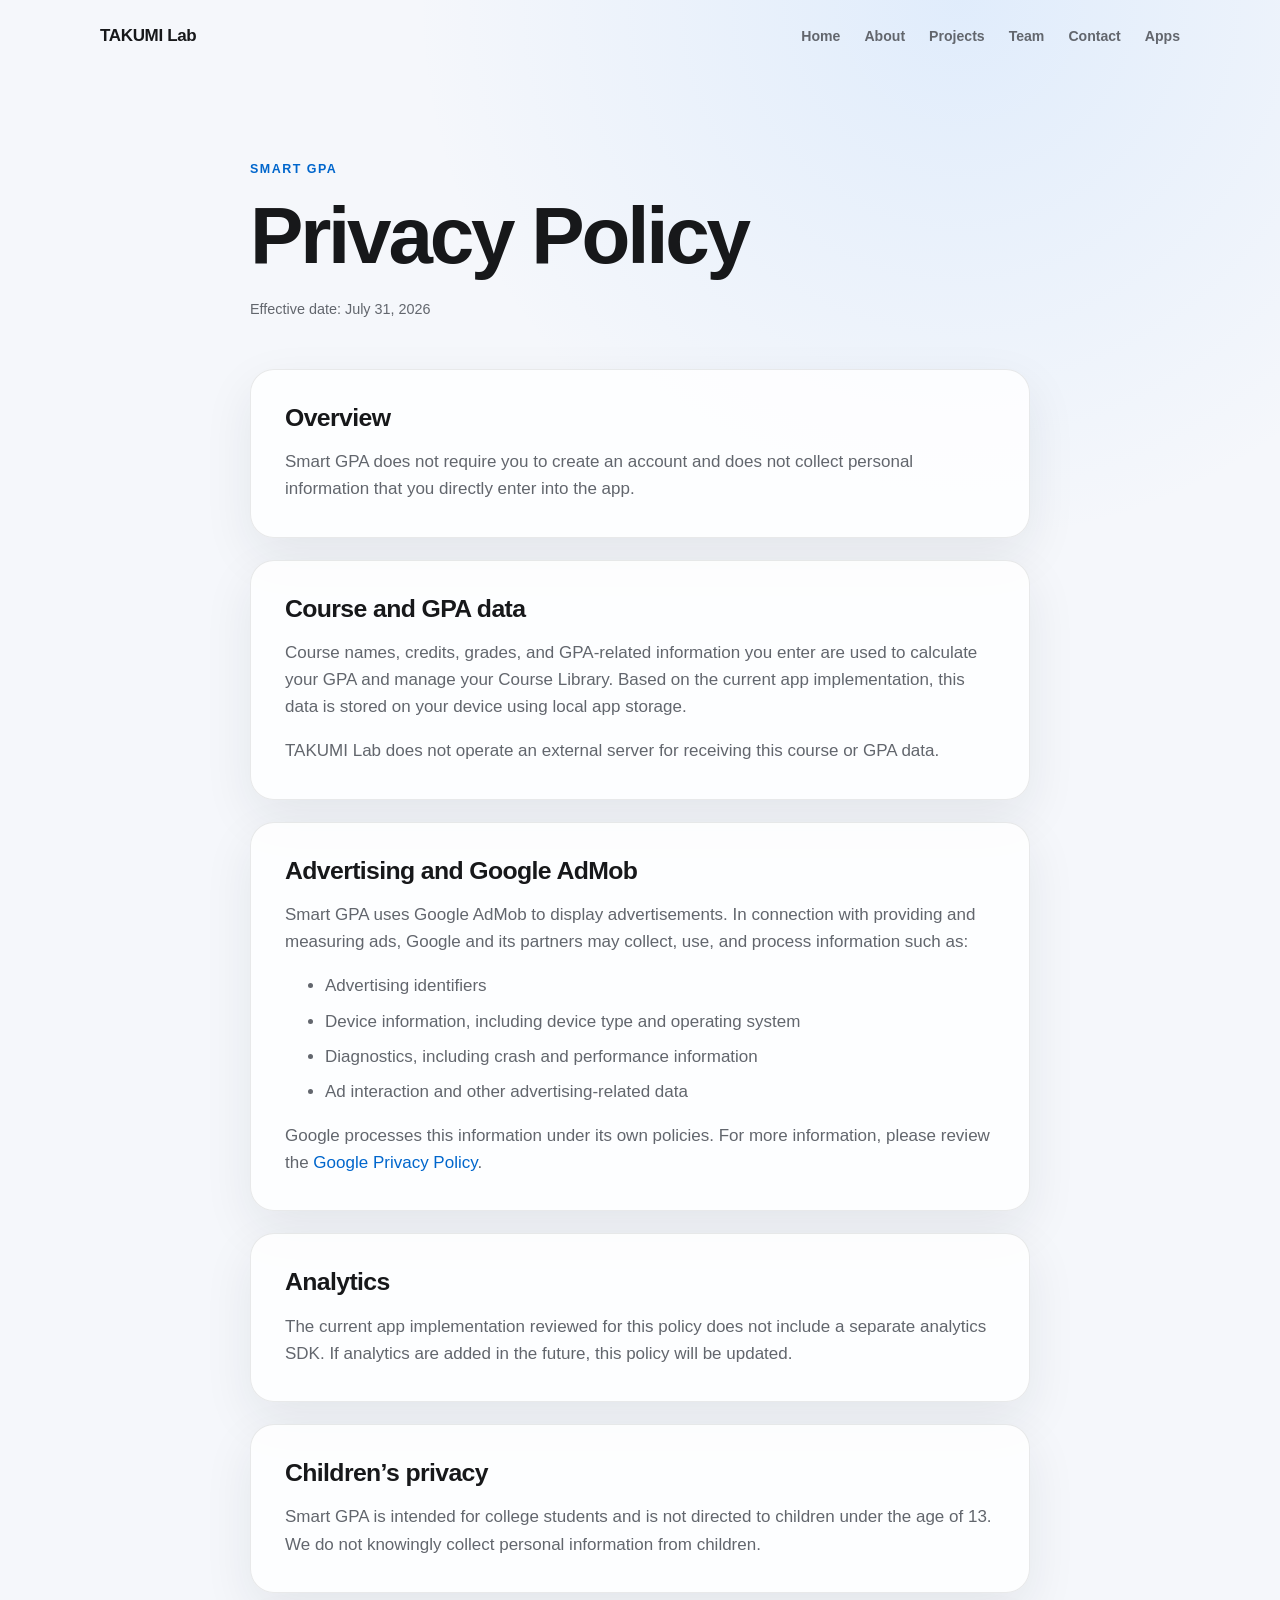
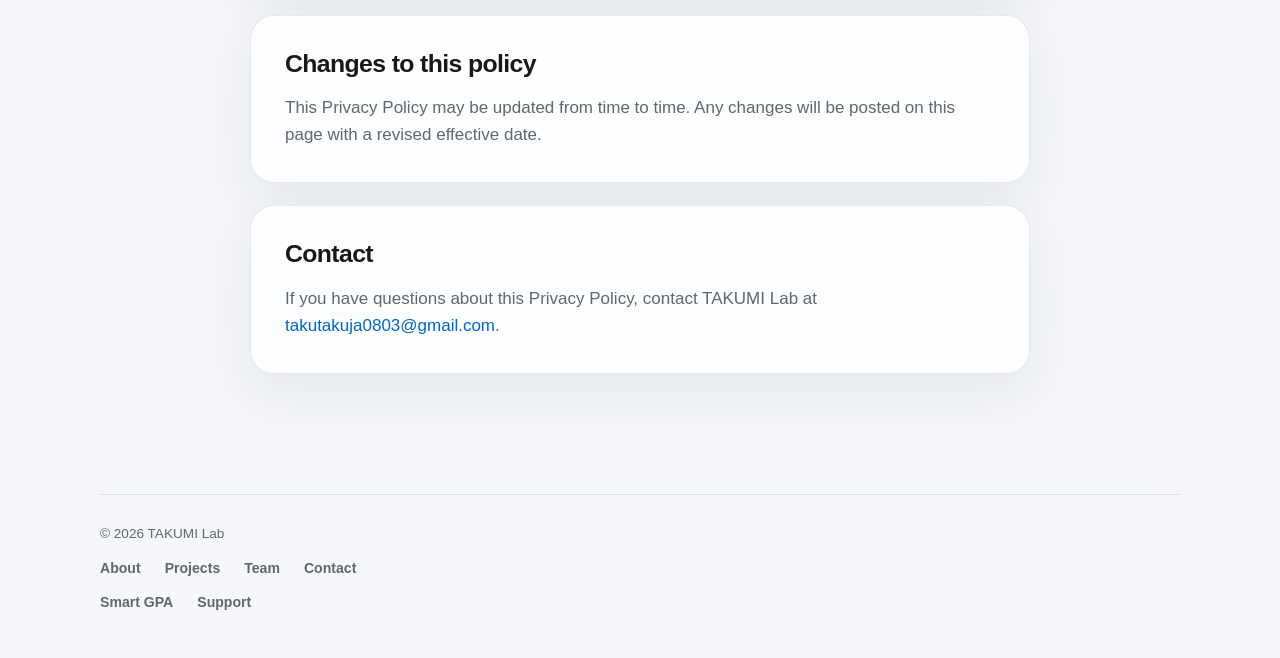
<file: smart-gpa/privacy.html>
<!doctype html>
<html lang="en">
  <head>
    <meta charset="utf-8">
    <meta name="viewport" content="width=device-width, initial-scale=1">
    <meta name="description" content="Privacy Policy for Smart GPA by TAKUMI Lab.">
    <title>Smart GPA Privacy Policy — TAKUMI Lab</title>
    <link rel="icon" href="data:,">
    <link rel="stylesheet" href="../styles.css">
    <script src="../components/navigation.js" defer></script>
  </head>
  <body>
    <header class="site-header">
      <a class="brand" href="../index.html">TAKUMI Lab</a>
      <nav aria-label="Primary navigation" data-navigation="primary">
        <a href="../index.html">Home</a>
      </nav>
    </header>

    <main class="page-main">
      <p class="eyebrow">Smart GPA</p>
      <h1 class="page-title">Privacy Policy</h1>
      <p class="meta">Effective date: July 31, 2026</p>

      <section class="content-card">
        <h2>Overview</h2>
        <p>
          Smart GPA does not require you to create an account and does not
          collect personal information that you directly enter into the app.
        </p>
      </section>

      <section class="content-card">
        <h2>Course and GPA data</h2>
        <p>
          Course names, credits, grades, and GPA-related information you enter
          are used to calculate your GPA and manage your Course Library. Based
          on the current app implementation, this data is stored on your device
          using local app storage.
        </p>
        <p>
          TAKUMI Lab does not operate an external server for receiving this
          course or GPA data.
        </p>
      </section>

      <section class="content-card">
        <h2>Advertising and Google AdMob</h2>
        <p>
          Smart GPA uses Google AdMob to display advertisements. In connection
          with providing and measuring ads, Google and its partners may collect,
          use, and process information such as:
        </p>
        <ul>
          <li>Advertising identifiers</li>
          <li>Device information, including device type and operating system</li>
          <li>Diagnostics, including crash and performance information</li>
          <li>Ad interaction and other advertising-related data</li>
        </ul>
        <p>
          Google processes this information under its own policies. For more
          information, please review the
          <a href="https://policies.google.com/privacy" rel="noopener noreferrer">Google Privacy Policy</a>.
        </p>
      </section>

      <section class="content-card">
        <h2>Analytics</h2>
        <p>
          The current app implementation reviewed for this policy does not
          include a separate analytics SDK. If analytics are added in the
          future, this policy will be updated.
        </p>
      </section>

      <section class="content-card">
        <h2>Children’s privacy</h2>
        <p>
          Smart GPA is intended for college students and is not directed to
          children under the age of 13. We do not knowingly collect personal
          information from children.
        </p>
      </section>

      <section class="content-card">
        <h2>Changes to this policy</h2>
        <p>
          This Privacy Policy may be updated from time to time. Any changes will
          be posted on this page with a revised effective date.
        </p>
      </section>

      <section class="content-card">
        <h2>Contact</h2>
        <p>
          If you have questions about this Privacy Policy, contact TAKUMI Lab at
          <a href="mailto:takutakuja0803@gmail.com">takutakuja0803@gmail.com</a>.
        </p>
      </section>
    </main>

    <footer>
      <p>© 2026 TAKUMI Lab</p>
      <nav aria-label="Footer navigation" data-navigation="footer">
        <a href="../index.html">Home</a>
      </nav>
      <nav aria-label="App navigation">
        <a href="index.html">Smart GPA</a>
        <a href="support.html">Support</a>
      </nav>
      <!-- TODO: Add verified TAKUMI Lab GitHub, LinkedIn, and Instagram profile URLs. -->
    </footer>
  </body>
</html>
</file>
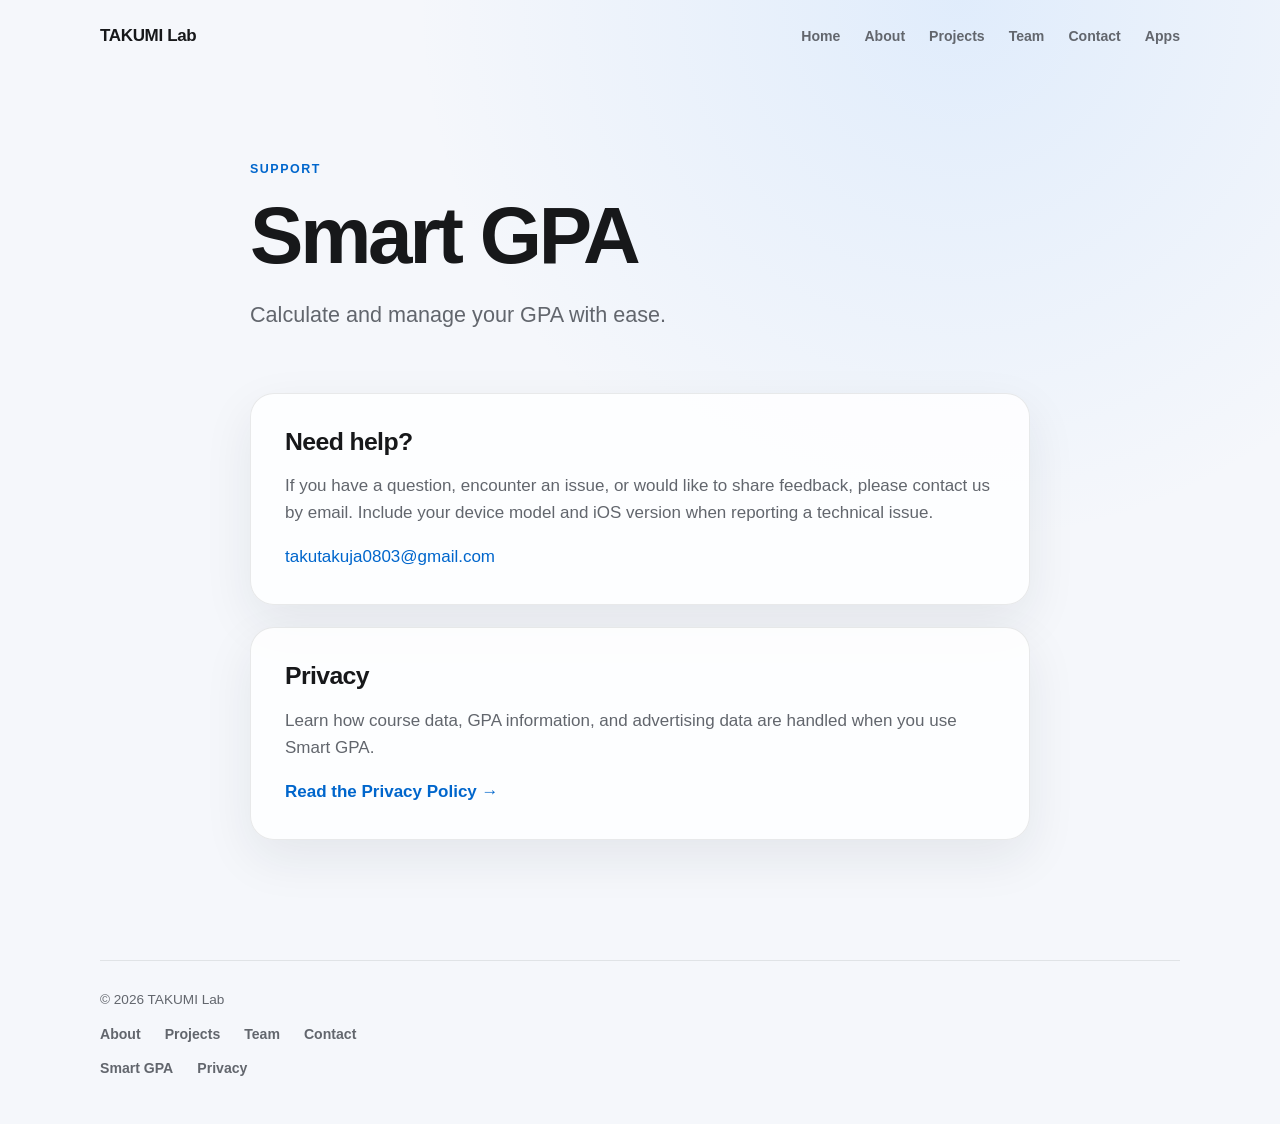
<file: smart-gpa/support.html>
<!doctype html>
<html lang="en">
  <head>
    <meta charset="utf-8">
    <meta name="viewport" content="width=device-width, initial-scale=1">
    <meta name="description" content="Support information for Smart GPA by TAKUMI Lab.">
    <title>Smart GPA Support — TAKUMI Lab</title>
    <link rel="icon" href="data:,">
    <link rel="stylesheet" href="../styles.css">
    <script src="../components/navigation.js" defer></script>
  </head>
  <body>
    <header class="site-header">
      <a class="brand" href="../index.html">TAKUMI Lab</a>
      <nav aria-label="Primary navigation" data-navigation="primary">
        <a href="../index.html">Home</a>
      </nav>
    </header>

    <main class="page-main">
      <p class="eyebrow">Support</p>
      <h1 class="page-title">Smart GPA</h1>
      <p class="page-intro">
        Calculate and manage your GPA with ease.
      </p>

      <section class="content-card">
        <h2>Need help?</h2>
        <p>
          If you have a question, encounter an issue, or would like to share
          feedback, please contact us by email. Include your device model and
          iOS version when reporting a technical issue.
        </p>
        <p><a href="mailto:takutakuja0803@gmail.com">takutakuja0803@gmail.com</a></p>
      </section>

      <section class="content-card">
        <h2>Privacy</h2>
        <p>
          Learn how course data, GPA information, and advertising data are
          handled when you use Smart GPA.
        </p>
        <p><a class="text-link" href="privacy.html">Read the Privacy Policy <span aria-hidden="true">→</span></a></p>
      </section>
    </main>

    <footer>
      <p>© 2026 TAKUMI Lab</p>
      <nav aria-label="Footer navigation" data-navigation="footer">
        <a href="../index.html">Home</a>
      </nav>
      <nav aria-label="App navigation">
        <a href="index.html">Smart GPA</a>
        <a href="privacy.html">Privacy</a>
      </nav>
      <!-- TODO: Add verified TAKUMI Lab GitHub, LinkedIn, and Instagram profile URLs. -->
    </footer>
  </body>
</html>
</file>
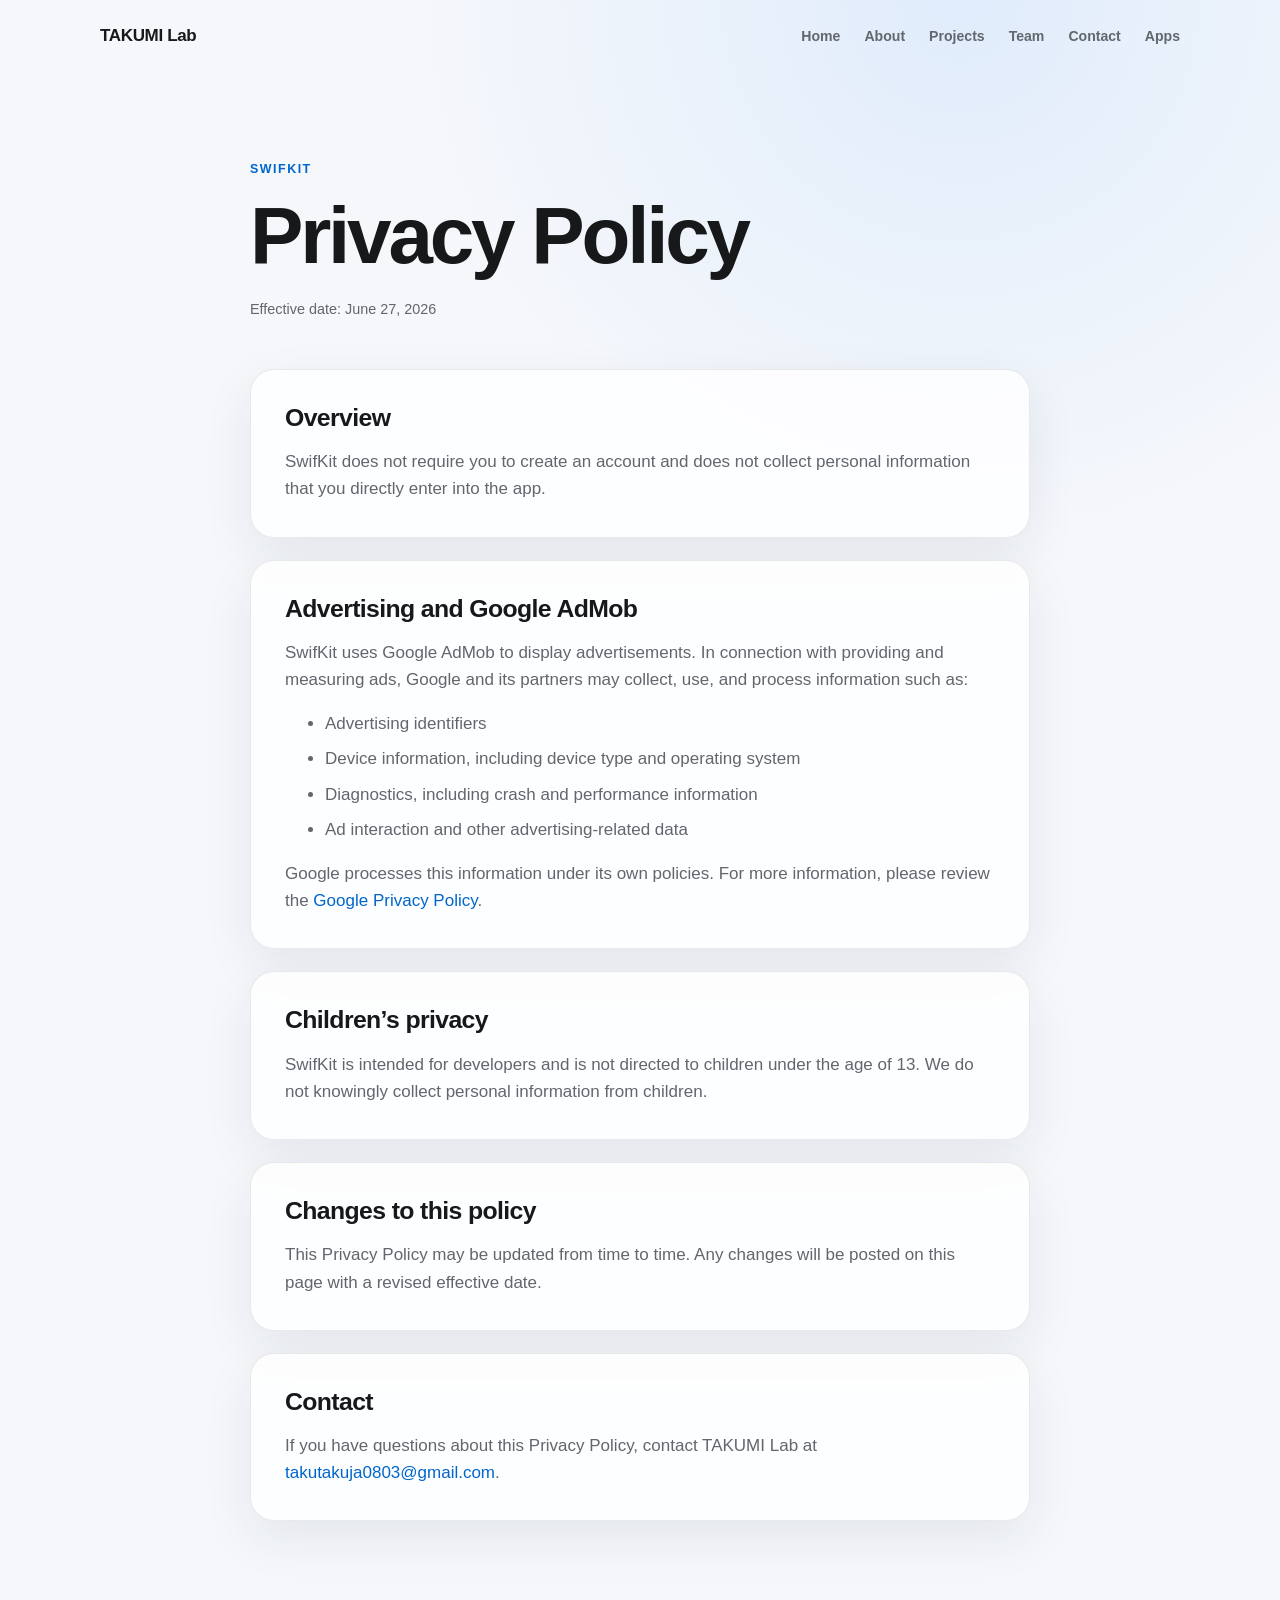
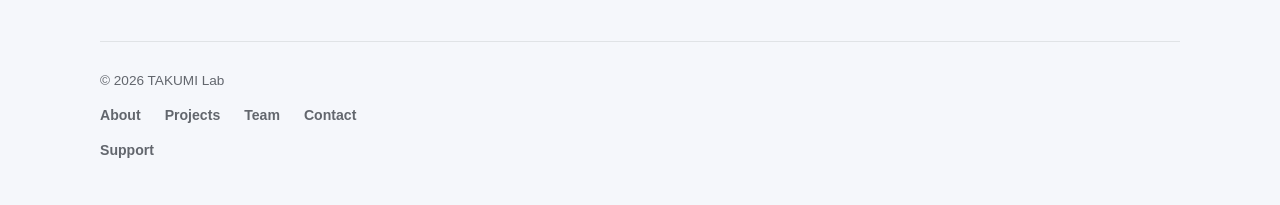
<file: swifkit/privacy.html>
<!doctype html>
<html lang="en">
  <head>
    <meta charset="utf-8">
    <meta name="viewport" content="width=device-width, initial-scale=1">
    <meta name="description" content="Privacy Policy for SwifKit by TAKUMI Lab.">
    <title>SwifKit Privacy Policy — TAKUMI Lab</title>
    <link rel="icon" href="data:,">
    <link rel="stylesheet" href="../styles.css">
    <script src="../components/navigation.js" defer></script>
  </head>
  <body>
    <header class="site-header">
      <a class="brand" href="../index.html">TAKUMI Lab</a>
      <nav aria-label="Primary navigation" data-navigation="primary">
        <a href="../index.html">Home</a>
      </nav>
    </header>
    <main class="page-main">
      <p class="eyebrow">SwifKit</p>
      <h1 class="page-title">Privacy Policy</h1>
      <p class="meta">Effective date: June 27, 2026</p>
      <section class="content-card">
        <h2>Overview</h2>
        <p>SwifKit does not require you to create an account and does not collect personal information that you directly enter into the app.</p>
      </section>
      <section class="content-card">
        <h2>Advertising and Google AdMob</h2>
        <p>SwifKit uses Google AdMob to display advertisements. In connection with providing and measuring ads, Google and its partners may collect, use, and process information such as:</p>
        <ul>
          <li>Advertising identifiers</li>
          <li>Device information, including device type and operating system</li>
          <li>Diagnostics, including crash and performance information</li>
          <li>Ad interaction and other advertising-related data</li>
        </ul>
        <p>Google processes this information under its own policies. For more information, please review the <a href="https://policies.google.com/privacy" rel="noopener noreferrer">Google Privacy Policy</a>.</p>
      </section>
      <section class="content-card">
        <h2>Children’s privacy</h2>
        <p>SwifKit is intended for developers and is not directed to children under the age of 13. We do not knowingly collect personal information from children.</p>
      </section>
      <section class="content-card">
        <h2>Changes to this policy</h2>
        <p>This Privacy Policy may be updated from time to time. Any changes will be posted on this page with a revised effective date.</p>
      </section>
      <section class="content-card">
        <h2>Contact</h2>
        <p>If you have questions about this Privacy Policy, contact TAKUMI Lab at <a href="mailto:takutakuja0803@gmail.com">takutakuja0803@gmail.com</a>.</p>
      </section>
    </main>
    <footer>
      <p>© 2026 TAKUMI Lab</p>
      <nav aria-label="Footer navigation" data-navigation="footer">
        <a href="../index.html">Home</a>
      </nav>
      <nav aria-label="App navigation">
        <a href="support.html">Support</a>
      </nav>
      <!-- TODO: Add verified TAKUMI Lab GitHub, LinkedIn, and Instagram profile URLs. -->
    </footer>
  </body>
</html>
</file>
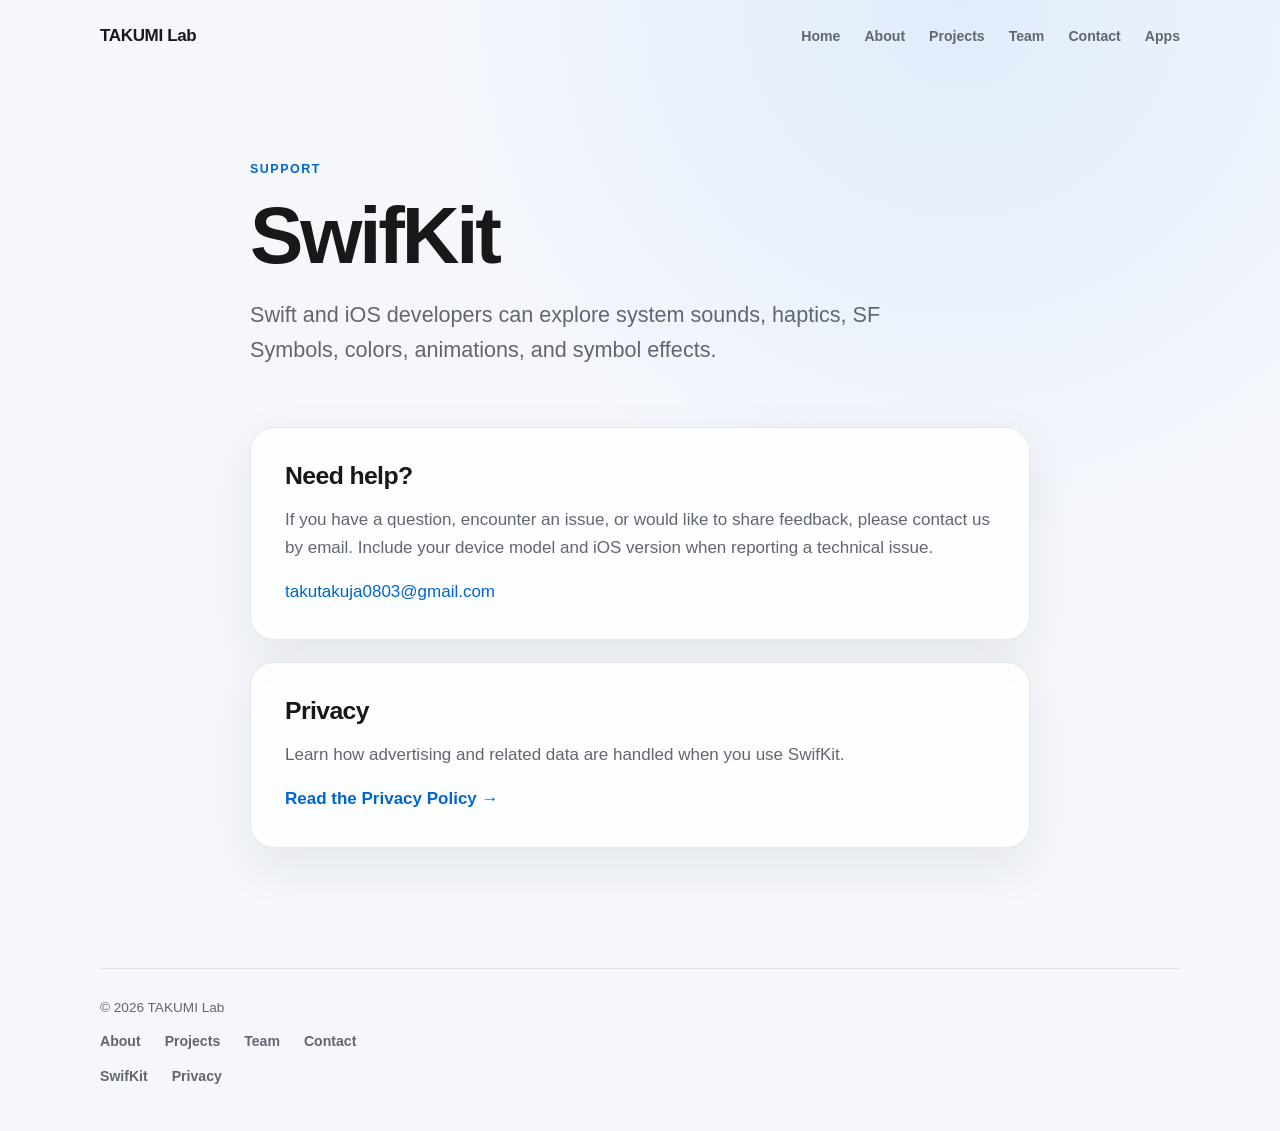
<file: swifkit/support.html>
<!doctype html>
<html lang="en">
  <head>
    <meta charset="utf-8">
    <meta name="viewport" content="width=device-width, initial-scale=1">
    <meta name="description" content="Support information for SwifKit by TAKUMI Lab.">
    <title>SwifKit Support — TAKUMI Lab</title>
    <link rel="icon" href="data:,">
    <link rel="stylesheet" href="../styles.css">
    <script src="../components/navigation.js" defer></script>
  </head>
  <body>
    <header class="site-header">
      <a class="brand" href="../index.html">TAKUMI Lab</a>
      <nav aria-label="Primary navigation" data-navigation="primary">
        <a href="../index.html">Home</a>
      </nav>
    </header>

    <main class="page-main">
      <p class="eyebrow">Support</p>
      <h1 class="page-title">SwifKit</h1>
      <p class="page-intro">
        Swift and iOS developers can explore system sounds, haptics, SF Symbols,
        colors, animations, and symbol effects.
      </p>

      <section class="content-card">
        <h2>Need help?</h2>
        <p>
          If you have a question, encounter an issue, or would like to share
          feedback, please contact us by email. Include your device model and
          iOS version when reporting a technical issue.
        </p>
        <p><a href="mailto:takutakuja0803@gmail.com">takutakuja0803@gmail.com</a></p>
      </section>

      <section class="content-card">
        <h2>Privacy</h2>
        <p>
          Learn how advertising and related data are handled when you use
          SwifKit.
        </p>
        <p><a class="text-link" href="privacy.html">Read the Privacy Policy <span aria-hidden="true">→</span></a></p>
      </section>
    </main>

    <footer>
      <p>© 2026 TAKUMI Lab</p>
      <nav aria-label="Footer navigation" data-navigation="footer">
        <a href="../index.html">Home</a>
      </nav>
      <nav aria-label="App navigation">
        <a href="index.html">SwifKit</a>
        <a href="privacy.html">Privacy</a>
      </nav>
      <!-- TODO: Add verified TAKUMI Lab GitHub, LinkedIn, and Instagram profile URLs. -->
    </footer>
  </body>
</html>
</file>
<file: styles.css>
:root {
  color-scheme: light;
  --background: #f5f7fb;
  --surface: rgba(255, 255, 255, 0.82);
  --text: #17181a;
  --secondary: #62666d;
  --accent: #0066cc;
  --border: rgba(20, 24, 30, 0.09);
  --shadow: 0 18px 50px rgba(21, 35, 55, 0.08);
  font-family:
    -apple-system, BlinkMacSystemFont, "SF Pro Text", "Helvetica Neue", Arial,
    sans-serif;
  font-synthesis: none;
}

* {
  box-sizing: border-box;
}

html {
  scroll-behavior: smooth;
}

body {
  min-width: 320px;
  margin: 0;
  color: var(--text);
  background:
    radial-gradient(circle at 75% 0%, rgba(115, 180, 255, 0.16), transparent 34rem),
    var(--background);
  font-size: 17px;
  line-height: 1.6;
  -webkit-font-smoothing: antialiased;
}

a {
  color: var(--accent);
  text-decoration: none;
}

a:hover {
  text-decoration: underline;
}

a:focus-visible {
  border-radius: 6px;
  outline: 3px solid rgba(0, 102, 204, 0.3);
  outline-offset: 4px;
}

.site-header,
main,
footer {
  width: min(1080px, calc(100% - 40px));
  margin-inline: auto;
}

.site-header {
  display: flex;
  align-items: center;
  justify-content: space-between;
  min-height: 72px;
  gap: 16px 24px;
  flex-wrap: wrap;
  padding-block: 16px;
}

.brand {
  color: var(--text);
  font-weight: 700;
  letter-spacing: -0.02em;
}

.brand:hover {
  text-decoration: none;
}

nav {
  display: flex;
  gap: 12px 24px;
  flex-wrap: wrap;
}

nav a {
  color: var(--secondary);
  font-size: 0.88rem;
  font-weight: 600;
}

.hero {
  display: grid;
  min-height: 67vh;
  place-items: center;
  text-align: center;
}

.hero-content {
  max-width: 820px;
  padding: 88px 0 104px;
}

.eyebrow {
  margin: 0 0 12px;
  color: var(--accent);
  font-size: 0.78rem;
  font-weight: 700;
  letter-spacing: 0.12em;
  text-transform: uppercase;
}

h1,
h2,
h3 {
  margin-top: 0;
  letter-spacing: -0.04em;
  line-height: 1.1;
}

h1 {
  margin-bottom: 20px;
  font-size: clamp(3.4rem, 10vw, 7.5rem);
}

h2 {
  margin-bottom: 16px;
  font-size: clamp(2rem, 5vw, 3.5rem);
}

h3 {
  margin-bottom: 10px;
  font-size: 1.45rem;
}

.hero-copy {
  margin: 0 auto 32px;
  color: var(--secondary);
  font-size: clamp(1.15rem, 2.5vw, 1.55rem);
}

.button {
  display: inline-block;
  padding: 11px 21px;
  border-radius: 999px;
  color: white;
  background: var(--accent);
  font-size: 0.94rem;
  font-weight: 650;
}

.button:hover {
  background: #0056ad;
  text-decoration: none;
}

.section {
  padding: 96px 0 120px;
}

.section-heading {
  max-width: 720px;
  margin-bottom: 40px;
}

.app-card {
  display: grid;
  grid-template-columns: auto 1fr auto;
  gap: 24px;
  align-items: center;
  padding: 30px;
  border: 1px solid var(--border);
  border-radius: 26px;
  background: var(--surface);
  box-shadow: var(--shadow);
  backdrop-filter: blur(20px);
}

.app-card + .app-card {
  margin-top: 22px;
}

.app-icon {
  display: block;
  width: 72px;
  height: 72px;
  border-radius: 17px;
  box-shadow: 0 10px 24px rgba(32, 96, 220, 0.25);
  object-fit: cover;
}

.app-icon-large {
  width: 96px;
  height: 96px;
  border-radius: 22px;
}

.app-hero {
  display: flex;
  gap: 24px;
  align-items: center;
  margin-bottom: 18px;
}

.app-details p {
  max-width: 630px;
  margin: 0;
  color: var(--secondary);
}

.text-link {
  white-space: nowrap;
  font-weight: 650;
}

.page-main {
  max-width: 780px;
  padding: 88px 0 120px;
}

.page-title {
  margin-bottom: 18px;
  font-size: clamp(2.8rem, 8vw, 5rem);
}

.page-intro {
  max-width: 700px;
  margin: 0 0 60px;
  color: var(--secondary);
  font-size: clamp(1.1rem, 2.5vw, 1.35rem);
}

.content-card {
  padding: 34px;
  border: 1px solid var(--border);
  border-radius: 24px;
  background: var(--surface);
  box-shadow: var(--shadow);
}

.content-card + .content-card {
  margin-top: 22px;
}

.content-card h2 {
  font-size: 1.55rem;
  letter-spacing: -0.025em;
}

.content-card p:last-child,
.content-card ul:last-child {
  margin-bottom: 0;
}

.content-card p,
.content-card li {
  color: var(--secondary);
}

.content-card li + li {
  margin-top: 8px;
}

.meta {
  margin: 0 0 48px;
  color: var(--secondary);
  font-size: 0.9rem;
}

footer {
  padding: 28px 0 44px;
  border-top: 1px solid var(--border);
  color: var(--secondary);
  font-size: 0.85rem;
}

nav a[aria-current="page"] {
  color: var(--text);
}

footer nav {
  margin-top: 12px;
}

.content-card a {
  overflow-wrap: anywhere;
}

footer p {
  margin: 0;
}

@media (max-width: 680px) {
  .site-header,
  main,
  footer {
    width: min(100% - 28px, 1080px);
  }

  .site-header {
    align-items: flex-start;
    flex-direction: column;
  }

  nav {
    gap: 10px 18px;
  }

  .hero {
    min-height: 600px;
  }

  .section {
    padding: 72px 0 88px;
  }

  .app-card {
    grid-template-columns: auto 1fr;
    padding: 22px;
  }

  .app-card .text-link {
    grid-column: 2;
  }

  .app-hero {
    align-items: flex-start;
    gap: 18px;
  }

  .app-icon-large {
    width: 82px;
    height: 82px;
    border-radius: 19px;
  }

  .page-main {
    padding: 64px 0 88px;
  }

  .content-card {
    padding: 25px 22px;
  }
}

@media (prefers-reduced-motion: reduce) {
  html {
    scroll-behavior: auto;
  }
}
</file>
